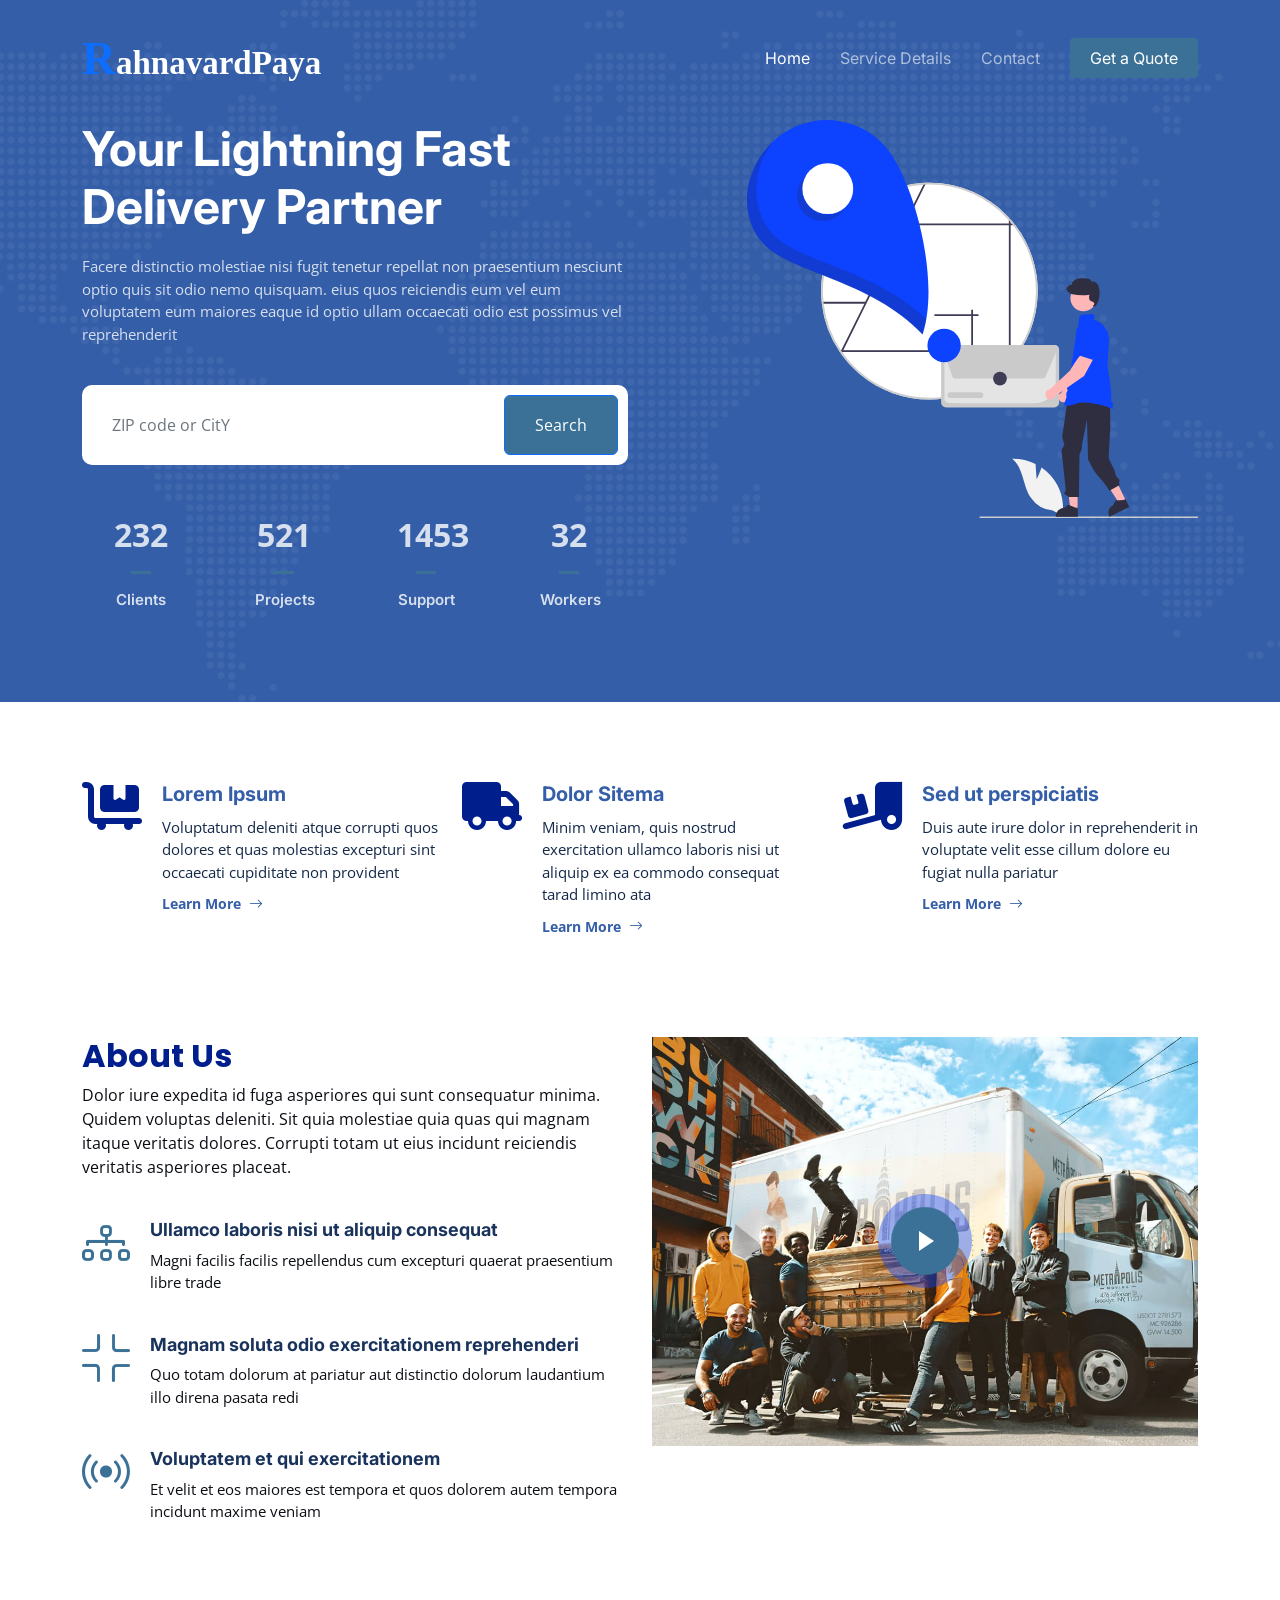
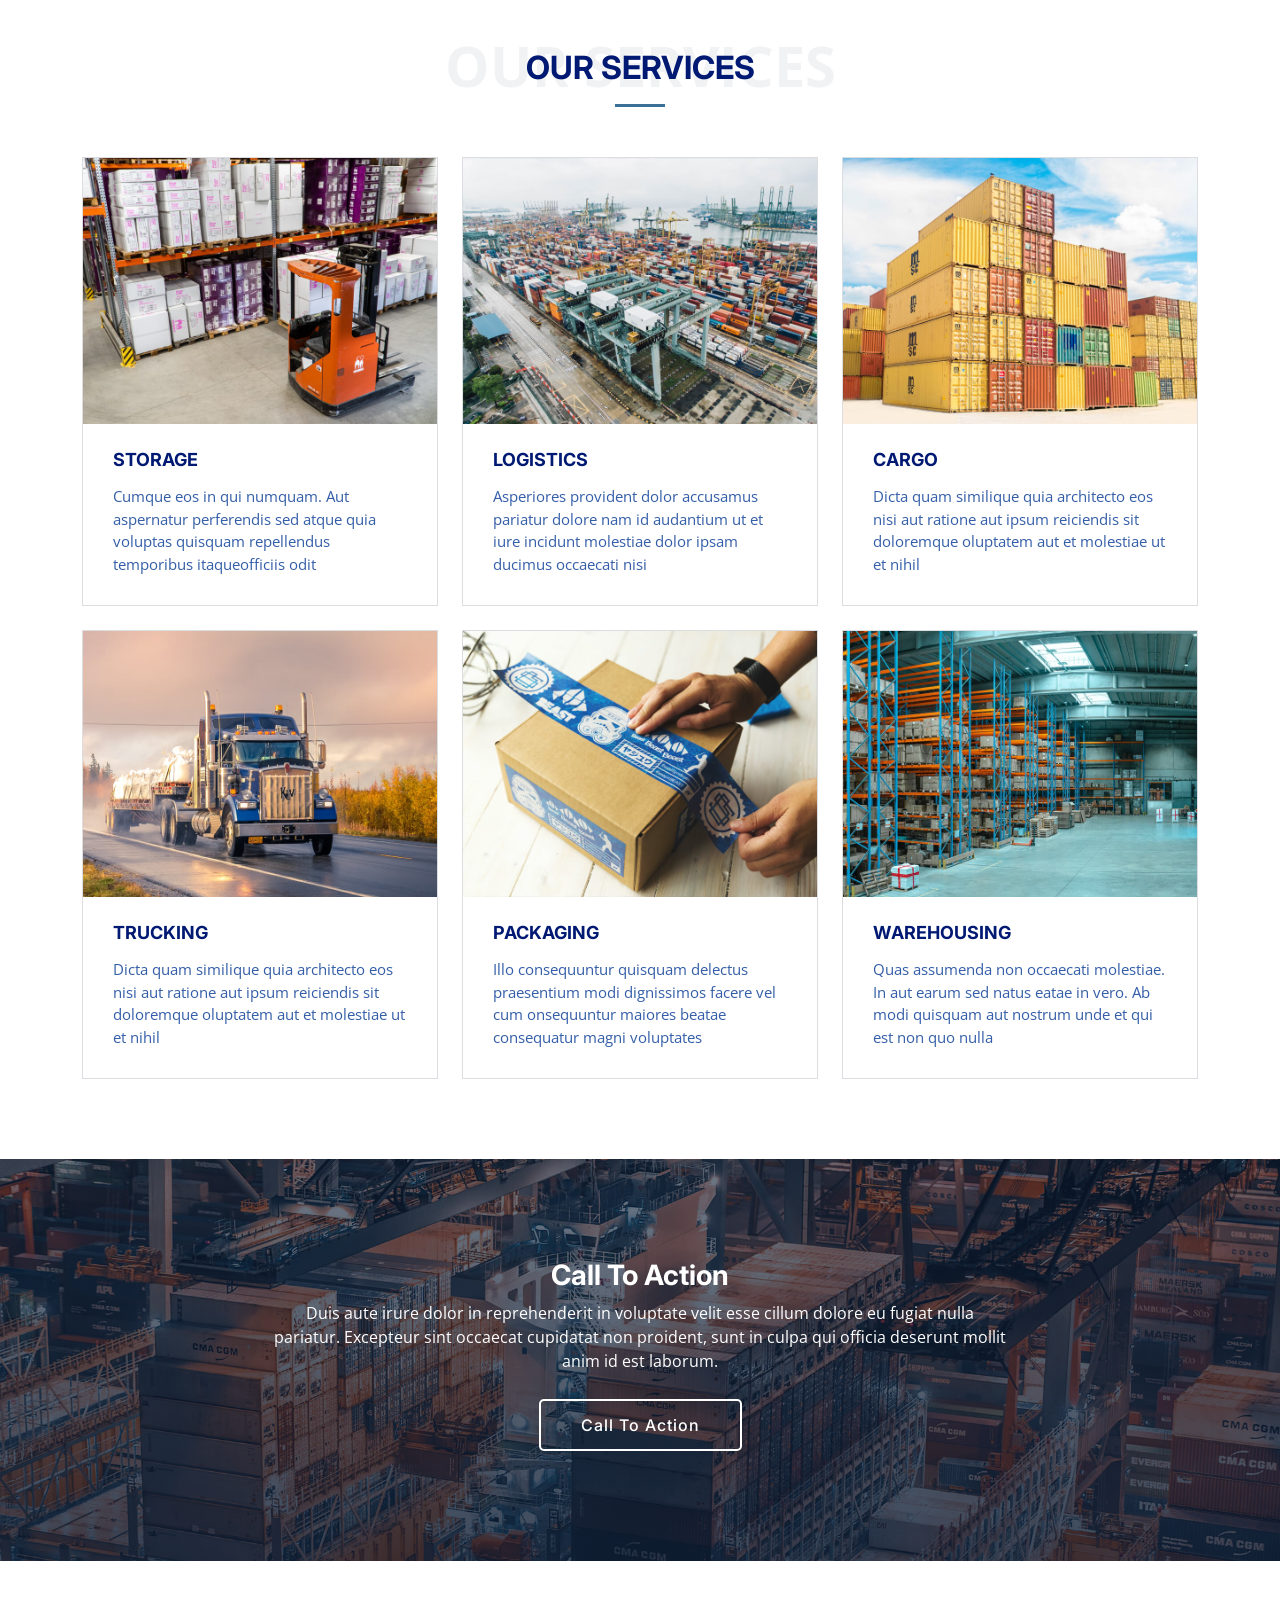
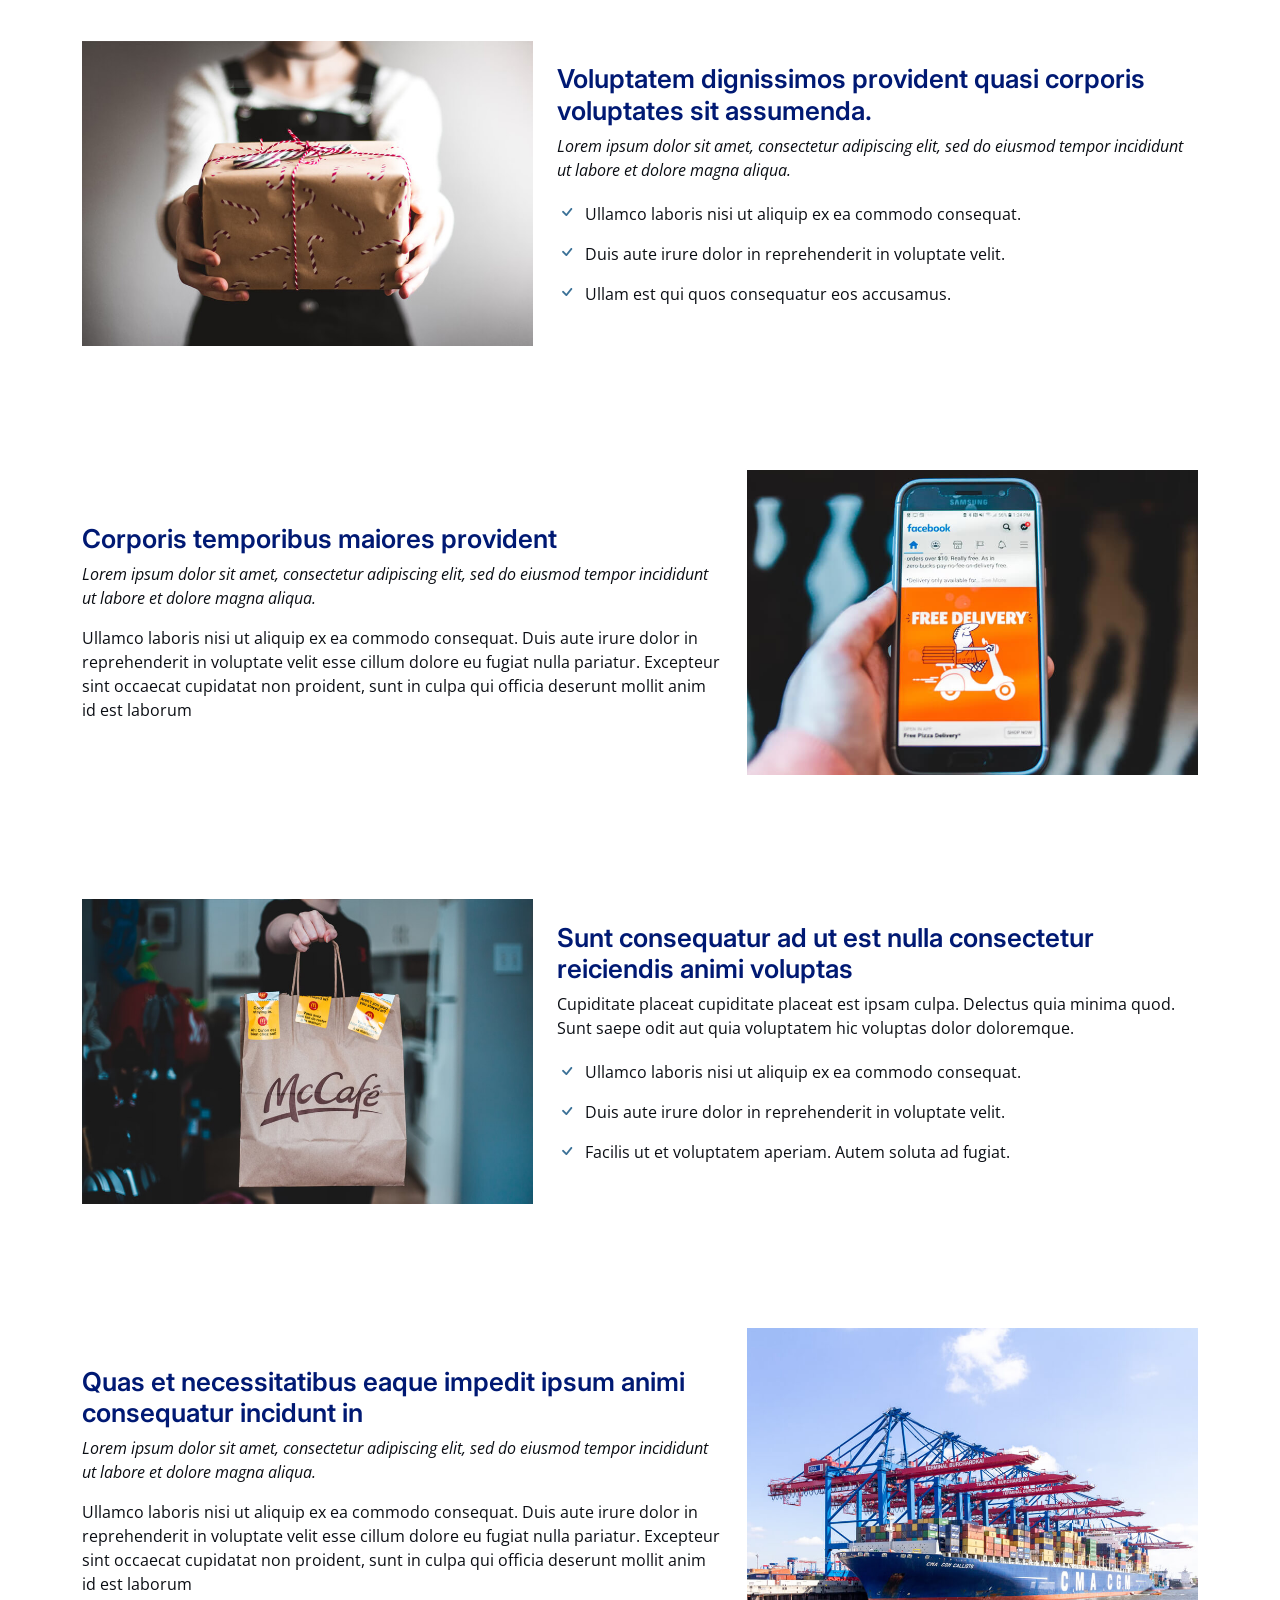
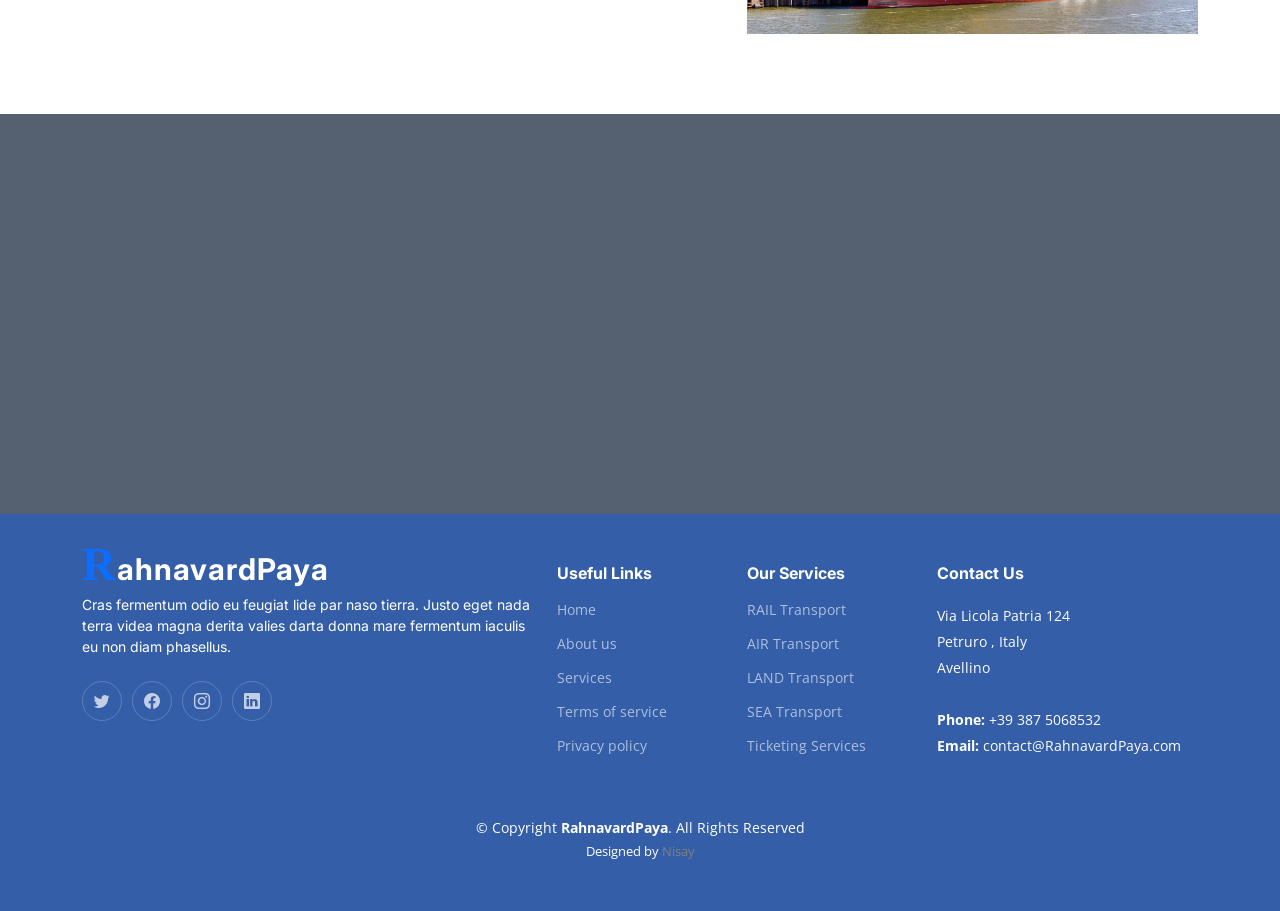
<file: index.html>
<!DOCTYPE html>
<html lang="en">
<head>
  <meta charset="utf-8">
  <meta content="width=device-width, initial-scale=1.0" name="viewport">

  <title>RahnavardPaya | Home</title>
  <meta content="" name="description">
  <meta content="" name="keywords">

  <!-- Favicons -->
  <link href="assets/img/favicon_io/favicon-32x32.png" rel="icon">
  <link href="assets/img/favicon_io/apple-touch-icon.png" rel="apple-touch-icon">

  <!-- Google Fonts -->
  <link rel="preconnect" href="https://fonts.googleapis.com">
  <link rel="preconnect" href="https://fonts.gstatic.com" crossorigin>
  <link href="https://fonts.googleapis.com/css2?family=Open+Sans:ital,wght@0,300;0,400;0,500;0,600;0,700;1,300;1,400;1,600;1,700&family=Poppins:ital,wght@0,300;0,400;0,500;0,600;0,700;1,300;1,400;1,500;1,600;1,700&family=Inter:ital,wght@0,300;0,400;0,500;0,600;0,700;1,300;1,400;1,500;1,600;1,700&display=swap" rel="stylesheet">

  <!-- Vendor CSS Files -->
  <link href="assets/vendor/bootstrap/css/bootstrap.min.css" rel="stylesheet">
  <link href="assets/vendor/bootstrap-icons/bootstrap-icons.css" rel="stylesheet">
  <link href="assets/vendor/fontawesome-free/css/all.min.css" rel="stylesheet">
  <link href="assets/vendor/glightbox/css/glightbox.min.css" rel="stylesheet">
  <link href="assets/vendor/swiper/swiper-bundle.min.css" rel="stylesheet">
  <link href="assets/vendor/aos/aos.css" rel="stylesheet">

  <!-- Template Main CSS File -->
  <link href="assets/css/main.css" rel="stylesheet">

</head>

<body>

  <!-- ======= Header ======= -->
  <header id="header" class="header d-flex align-items-center fixed-top">
    <div class="container-fluid container-xl d-flex align-items-center justify-content-between">

      <a href="index.html" class="logo d-flex align-items-center">
        <!-- Uncomment the line below if you also wish to use an image logo -->
        <!-- <img src="assets/img/logo.png" alt=""> -->
        <h1 style="">RahnavardPaya</h1>
      </a>

      <i class="mobile-nav-toggle mobile-nav-show bi bi-list"></i>
      <i class="mobile-nav-toggle mobile-nav-hide d-none bi bi-x"></i>
      <nav id="navbar" class="navbar">
        <ul>
          <li><a href="index.html" class="active">Home</a></li>
          <li><a href="service-details.html">Service Details</a></li>
          <li><a href="contact.html">Contact</a></li>
          <li><a class="get-a-quote" href="get-a-quote.html">Get a Quote</a></li>
        </ul>
      </nav><!-- .navbar -->

    </div>
  </header><!-- End Header -->
  <!-- End Header -->

  <!-- ======= Hero Section ======= -->
  <section id="hero" class="hero d-flex align-items-center">
    <div class="container">
      <div class="row gy-4 d-flex justify-content-between">
        <div class="col-lg-6 order-2 order-lg-1 d-flex flex-column justify-content-center">
          <h2 data-aos="fade-up">Your Lightning Fast Delivery Partner</h2>
          <p data-aos="fade-up" data-aos-delay="100">Facere distinctio molestiae nisi fugit tenetur repellat non praesentium nesciunt optio quis sit odio nemo quisquam. eius quos reiciendis eum vel eum voluptatem eum maiores eaque id optio ullam occaecati odio est possimus vel reprehenderit</p>

          <form action="#" class="form-search d-flex align-items-stretch mb-3" data-aos="fade-up" data-aos-delay="200">
            <input type="text" class="form-control" placeholder="ZIP code or CitY">
            <button type="submit" class="btn btn-primary">Search</button>
          </form>

          <div class="row gy-4" data-aos="fade-up" data-aos-delay="400">

            <div class="col-lg-3 col-6">
              <div class="stats-item text-center w-100 h-100">
                <span data-purecounter-start="0" data-purecounter-end="232" data-purecounter-duration="1" class="purecounter"></span>
                <p>Clients</p>
              </div>
            </div><!-- End Stats Item -->

            <div class="col-lg-3 col-6">
              <div class="stats-item text-center w-100 h-100">
                <span data-purecounter-start="0" data-purecounter-end="521" data-purecounter-duration="1" class="purecounter"></span>
                <p>Projects</p>
              </div>
            </div><!-- End Stats Item -->

            <div class="col-lg-3 col-6">
              <div class="stats-item text-center w-100 h-100">
                <span data-purecounter-start="0" data-purecounter-end="1453" data-purecounter-duration="1" class="purecounter"></span>
                <p>Support</p>
              </div>
            </div><!-- End Stats Item -->

            <div class="col-lg-3 col-6">
              <div class="stats-item text-center w-100 h-100">
                <span data-purecounter-start="0" data-purecounter-end="32" data-purecounter-duration="1" class="purecounter"></span>
                <p>Workers</p>
              </div>
            </div><!-- End Stats Item -->

          </div>
        </div>

        <div class="col-lg-5 order-1 order-lg-2 hero-img" data-aos="zoom-out">
          <img src="assets/img/hero-img.svg" class="img-fluid mb-3 mb-lg-0" alt="">
        </div>

      </div>
    </div>
  </section><!-- End Hero Section -->

  <main id="main">

    <!-- ======= Featured Services Section ======= -->
    <section id="featured-services" class="featured-services">
      <div class="container">

        <div class="row gy-4">

          <div class="col-lg-4 col-md-6 service-item d-flex" data-aos="fade-up">
            <div class="icon flex-shrink-0"><i class="fa-solid fa-cart-flatbed"></i></div>
            <div>
              <h4 class="title">Lorem Ipsum</h4>
              <p class="description">Voluptatum deleniti atque corrupti quos dolores et quas molestias excepturi sint occaecati cupiditate non provident</p>
              <a href="service-details.html" class="readmore stretched-link"><span>Learn More</span><i class="bi bi-arrow-right"></i></a>
            </div>
          </div>
          <!-- End Service Item -->

          <div class="col-lg-4 col-md-6 service-item d-flex" data-aos="fade-up" data-aos-delay="100">
            <div class="icon flex-shrink-0"><i class="fa-solid fa-truck"></i></div>
            <div>
              <h4 class="title">Dolor Sitema</h4>
              <p class="description">Minim veniam, quis nostrud exercitation ullamco laboris nisi ut aliquip ex ea commodo consequat tarad limino ata</p>
              <a href="service-details.html" class="readmore stretched-link"><span>Learn More</span><i class="bi bi-arrow-right"></i></a>
            </div>
          </div><!-- End Service Item -->

          <div class="col-lg-4 col-md-6 service-item d-flex" data-aos="fade-up" data-aos-delay="200">
            <div class="icon flex-shrink-0"><i class="fa-solid fa-truck-ramp-box"></i></div>
            <div>
              <h4 class="title">Sed ut perspiciatis</h4>
              <p class="description">Duis aute irure dolor in reprehenderit in voluptate velit esse cillum dolore eu fugiat nulla pariatur</p>
              <a href="service-details.html" class="readmore stretched-link"><span>Learn More</span><i class="bi bi-arrow-right"></i></a>
            </div>
          </div><!-- End Service Item -->

        </div>

      </div>
    </section><!-- End Featured Services Section -->

    <!-- ======= About Us Section ======= -->
    <section id="about" class="about pt-0">
      <div class="container" data-aos="fade-up">

        <div class="row gy-4">
          <div class="col-lg-6 position-relative align-self-start order-lg-last order-first">
            <img src="assets/img/about.jpg" class="img-fluid" alt="">
            <a href="https://www.youtube.com/watch?v=LXb3EKWsInQ" class="glightbox play-btn"></a>
          </div>
          <div class="col-lg-6 content order-last  order-lg-first">
            <h3>About Us</h3>
            <p>
              Dolor iure expedita id fuga asperiores qui sunt consequatur minima. Quidem voluptas deleniti. Sit quia molestiae quia quas qui magnam itaque veritatis dolores. Corrupti totam ut eius incidunt reiciendis veritatis asperiores placeat.
            </p>
            <ul>
              <li data-aos="fade-up" data-aos-delay="100">
                <i class="bi bi-diagram-3"></i>
                <div>
                  <h5>Ullamco laboris nisi ut aliquip consequat</h5>
                  <p>Magni facilis facilis repellendus cum excepturi quaerat praesentium libre trade</p>
                </div>
              </li>
              <li data-aos="fade-up" data-aos-delay="200">
                <i class="bi bi-fullscreen-exit"></i>
                <div>
                  <h5>Magnam soluta odio exercitationem reprehenderi</h5>
                  <p>Quo totam dolorum at pariatur aut distinctio dolorum laudantium illo direna pasata redi</p>
                </div>
              </li>
              <li data-aos="fade-up" data-aos-delay="300">
                <i class="bi bi-broadcast"></i>
                <div>
                  <h5>Voluptatem et qui exercitationem</h5>
                  <p>Et velit et eos maiores est tempora et quos dolorem autem tempora incidunt maxime veniam</p>
                </div>
              </li>
            </ul>
          </div>
        </div>

      </div>
    </section><!-- End About Us Section -->

    <!-- ======= Services Section ======= -->
    <section id="service" class="services pt-0">
      <div class="container" data-aos="fade-up">

        <div class="section-header">
          <span>Our Services</span>
          <h2>Our Services</h2>

        </div>

        <div class="row gy-4">

          <div class="col-lg-4 col-md-6" data-aos="fade-up" data-aos-delay="100">
            <div class="card">
              <div class="card-img">
                <img src="assets/img/storage-service.jpg" alt="" class="img-fluid">
              </div>
              <h3><a href="service-details.html" class="stretched-link">Storage</a></h3>
              <p>Cumque eos in qui numquam. Aut aspernatur perferendis sed atque quia voluptas quisquam repellendus temporibus itaqueofficiis odit</p>
            </div>
          </div><!-- End Card Item -->

          <div class="col-lg-4 col-md-6" data-aos="fade-up" data-aos-delay="200">
            <div class="card">
              <div class="card-img">
                <img src="assets/img/logistics-service.jpg" alt="" class="img-fluid">
              </div>
              <h3><a href="service-details.html" class="stretched-link">Logistics</a></h3>
              <p>Asperiores provident dolor accusamus pariatur dolore nam id audantium ut et iure incidunt molestiae dolor ipsam ducimus occaecati nisi</p>
            </div>
          </div><!-- End Card Item -->

          <div class="col-lg-4 col-md-6" data-aos="fade-up" data-aos-delay="300">
            <div class="card">
              <div class="card-img">
                <img src="assets/img/cargo-service.jpg" alt="" class="img-fluid">
              </div>
              <h3><a href="service-details.html" class="stretched-link">Cargo</a></h3>
              <p>Dicta quam similique quia architecto eos nisi aut ratione aut ipsum reiciendis sit doloremque oluptatem aut et molestiae ut et nihil</p>
            </div>
          </div><!-- End Card Item -->

          <div class="col-lg-4 col-md-6" data-aos="fade-up" data-aos-delay="400">
            <div class="card">
              <div class="card-img">
                <img src="assets/img/trucking-service.jpg" alt="" class="img-fluid">
              </div>
              <h3><a href="service-details.html" class="stretched-link">Trucking</a></h3>
              <p>Dicta quam similique quia architecto eos nisi aut ratione aut ipsum reiciendis sit doloremque oluptatem aut et molestiae ut et nihil</p>
            </div>
          </div><!-- End Card Item -->

          <div class="col-lg-4 col-md-6" data-aos="fade-up" data-aos-delay="500">
            <div class="card">
              <div class="card-img">
                <img src="assets/img/packaging-service.jpg" alt="" class="img-fluid">
              </div>
              <h3><a href="service-details.html" class="stretched-link">Packaging</a></h3>
              <p>Illo consequuntur quisquam delectus praesentium modi dignissimos facere vel cum onsequuntur maiores beatae consequatur magni voluptates</p>
            </div>
          </div><!-- End Card Item -->

          <div class="col-lg-4 col-md-6" data-aos="fade-up" data-aos-delay="600">
            <div class="card">
              <div class="card-img">
                <img src="assets/img/warehousing-service.jpg" alt="" class="img-fluid">
              </div>
              <h3><a href="service-details.html" class="stretched-link">Warehousing</a></h3>
              <p>Quas assumenda non occaecati molestiae. In aut earum sed natus eatae in vero. Ab modi quisquam aut nostrum unde et qui est non quo nulla</p>
            </div>
          </div><!-- End Card Item -->

        </div>

      </div>
    </section><!-- End Services Section -->

    <!-- ======= Call To Action Section ======= -->
    <section id="call-to-action" class="call-to-action">
      <div class="container" data-aos="zoom-out">

        <div class="row justify-content-center">
          <div class="col-lg-8 text-center">
            <h3>Call To Action</h3>
            <p> Duis aute irure dolor in reprehenderit in voluptate velit esse cillum dolore eu fugiat nulla pariatur. Excepteur sint occaecat cupidatat non proident, sunt in culpa qui officia deserunt mollit anim id est laborum.</p>
            <a class="cta-btn" href="#">Call To Action</a>
          </div>
        </div>

      </div>
    </section><!-- End Call To Action Section -->

    <!-- ======= Features Section ======= -->
    <section id="features" class="features">
      <div class="container">

        <div class="row gy-4 align-items-center features-item" data-aos="fade-up">

          <div class="col-md-5">
            <img src="assets/img/features-1.jpg" class="img-fluid" alt="">
          </div>
          <div class="col-md-7">
            <h3>Voluptatem dignissimos provident quasi corporis voluptates sit assumenda.</h3>
            <p class="fst-italic">
              Lorem ipsum dolor sit amet, consectetur adipiscing elit, sed do eiusmod tempor incididunt ut labore et dolore
              magna aliqua.
            </p>
            <ul>
              <li><i class="bi bi-check"></i> Ullamco laboris nisi ut aliquip ex ea commodo consequat.</li>
              <li><i class="bi bi-check"></i> Duis aute irure dolor in reprehenderit in voluptate velit.</li>
              <li><i class="bi bi-check"></i> Ullam est qui quos consequatur eos accusamus.</li>
            </ul>
          </div>
        </div><!-- Features Item -->

        <div class="row gy-4 align-items-center features-item" data-aos="fade-up">
          <div class="col-md-5 order-1 order-md-2">
            <img src="assets/img/features-2.jpg" class="img-fluid" alt="">
          </div>
          <div class="col-md-7 order-2 order-md-1">
            <h3>Corporis temporibus maiores provident</h3>
            <p class="fst-italic">
              Lorem ipsum dolor sit amet, consectetur adipiscing elit, sed do eiusmod tempor incididunt ut labore et dolore
              magna aliqua.
            </p>
            <p>
              Ullamco laboris nisi ut aliquip ex ea commodo consequat. Duis aute irure dolor in reprehenderit in voluptate
              velit esse cillum dolore eu fugiat nulla pariatur. Excepteur sint occaecat cupidatat non proident, sunt in
              culpa qui officia deserunt mollit anim id est laborum
            </p>
          </div>
        </div><!-- Features Item -->

        <div class="row gy-4 align-items-center features-item" data-aos="fade-up">
          <div class="col-md-5">
            <img src="assets/img/features-3.jpg" class="img-fluid" alt="">
          </div>
          <div class="col-md-7">
            <h3>Sunt consequatur ad ut est nulla consectetur reiciendis animi voluptas</h3>
            <p>Cupiditate placeat cupiditate placeat est ipsam culpa. Delectus quia minima quod. Sunt saepe odit aut quia voluptatem hic voluptas dolor doloremque.</p>
            <ul>
              <li><i class="bi bi-check"></i> Ullamco laboris nisi ut aliquip ex ea commodo consequat.</li>
              <li><i class="bi bi-check"></i> Duis aute irure dolor in reprehenderit in voluptate velit.</li>
              <li><i class="bi bi-check"></i> Facilis ut et voluptatem aperiam. Autem soluta ad fugiat.</li>
            </ul>
          </div>
        </div><!-- Features Item -->

        <div class="row gy-4 align-items-center features-item" data-aos="fade-up">
          <div class="col-md-5 order-1 order-md-2">
            <img src="assets/img/features-4.jpg" class="img-fluid" alt="">
          </div>
          <div class="col-md-7 order-2 order-md-1">
            <h3>Quas et necessitatibus eaque impedit ipsum animi consequatur incidunt in</h3>
            <p class="fst-italic">
              Lorem ipsum dolor sit amet, consectetur adipiscing elit, sed do eiusmod tempor incididunt ut labore et dolore
              magna aliqua.
            </p>
            <p>
              Ullamco laboris nisi ut aliquip ex ea commodo consequat. Duis aute irure dolor in reprehenderit in voluptate
              velit esse cillum dolore eu fugiat nulla pariatur. Excepteur sint occaecat cupidatat non proident, sunt in
              culpa qui officia deserunt mollit anim id est laborum
            </p>
          </div>
        </div><!-- Features Item -->

      </div>
    </section><!-- End Features Section -->


    <!-- ======= Testimonials Section ======= -->
    <section id="testimonials" class="testimonials">
      <div class="container">


          </div>

    </section><!-- End Testimonials Section -->


  </main><!-- End #main -->

  <!-- ======= Footer ======= -->
  <footer id="footer" class="footer">

    <div class="container">
      <div class="row gy-4">
        <div class="col-lg-5 col-md-12 footer-info">
          <a href="index.html" class="logo d-flex align-items-center">
            <span>RahnavardPaya</span>
          </a>
          <p>Cras fermentum odio eu feugiat lide par naso tierra. Justo eget nada terra videa magna derita valies darta donna mare fermentum iaculis eu non diam phasellus.</p>
          <div class="social-links d-flex mt-4">
            <a href="#" class="twitter"><i class="bi bi-twitter"></i></a>
            <a href="#" class="facebook"><i class="bi bi-facebook"></i></a>
            <a href="#" class="instagram"><i class="bi bi-instagram"></i></a>
            <a href="#" class="linkedin"><i class="bi bi-linkedin"></i></a>
          </div>
        </div>

        <div class="col-lg-2 col-6 footer-links">
          <h4>Useful Links</h4>
          <ul>
            <li><a href="#">Home</a></li>
            <li><a href="#">About us</a></li>
            <li><a href="#">Services</a></li>
            <li><a href="#">Terms of service</a></li>
            <li><a href="#">Privacy policy</a></li>
          </ul>
        </div>

        <div class="col-lg-2 col-6 footer-links">
          <h4>Our Services</h4>
          <ul>
            <li><a href="#">RAIL Transport</a></li>
            <li><a href="#">AIR Transport</a></li>
            <li><a href="#">LAND Transport</a></li>
            <li><a href="#">SEA Transport</a></li>
            <li><a href="#">Ticketing Services</a></li>
          </ul>
        </div>

        <div class="col-lg-3 col-md-12 footer-contact text-center text-md-start">
          <h4>Contact Us</h4>
          <p>
            Via Licola Patria 124 <br>
            Petruro , Italy <br>
            Avellino <br><br>
            <strong>Phone:</strong> +39 387 5068532 <br>
            <strong>Email:</strong> contact@RahnavardPaya.com<br>
          </p>
        </div>

      </div>
    </div>

    <div class="container mt-4">
      <div class="copyright">
        &copy; Copyright <strong><span>RahnavardPaya</span></strong>. All Rights Reserved
      </div>
      <div class="credits">
       Designed by <a href="https://github.com/YasinDehfuli" style="color: gray">Nisay</a>
      </div>
    </div>

  </footer><!-- End Footer -->
  <!-- End Footer -->

  <a href="#" class="scroll-top d-flex align-items-center justify-content-center"><i class="bi bi-arrow-up-short"></i></a>

  <div id="preloader"></div>

  <!-- Vendor JS Files -->
  <script src="assets/vendor/bootstrap/js/bootstrap.bundle.min.js"></script>
  <script src="assets/vendor/purecounter/purecounter_vanilla.js"></script>
  <script src="assets/vendor/glightbox/js/glightbox.min.js"></script>
  <script src="assets/vendor/swiper/swiper-bundle.min.js"></script>
  <script src="assets/vendor/aos/aos.js"></script>
  <script src="assets/vendor/php-email-form/validate.js"></script>

  <!-- Template Main JS File -->
  <script src="assets/js/main.js"></script>

</body>

</html>
</file>
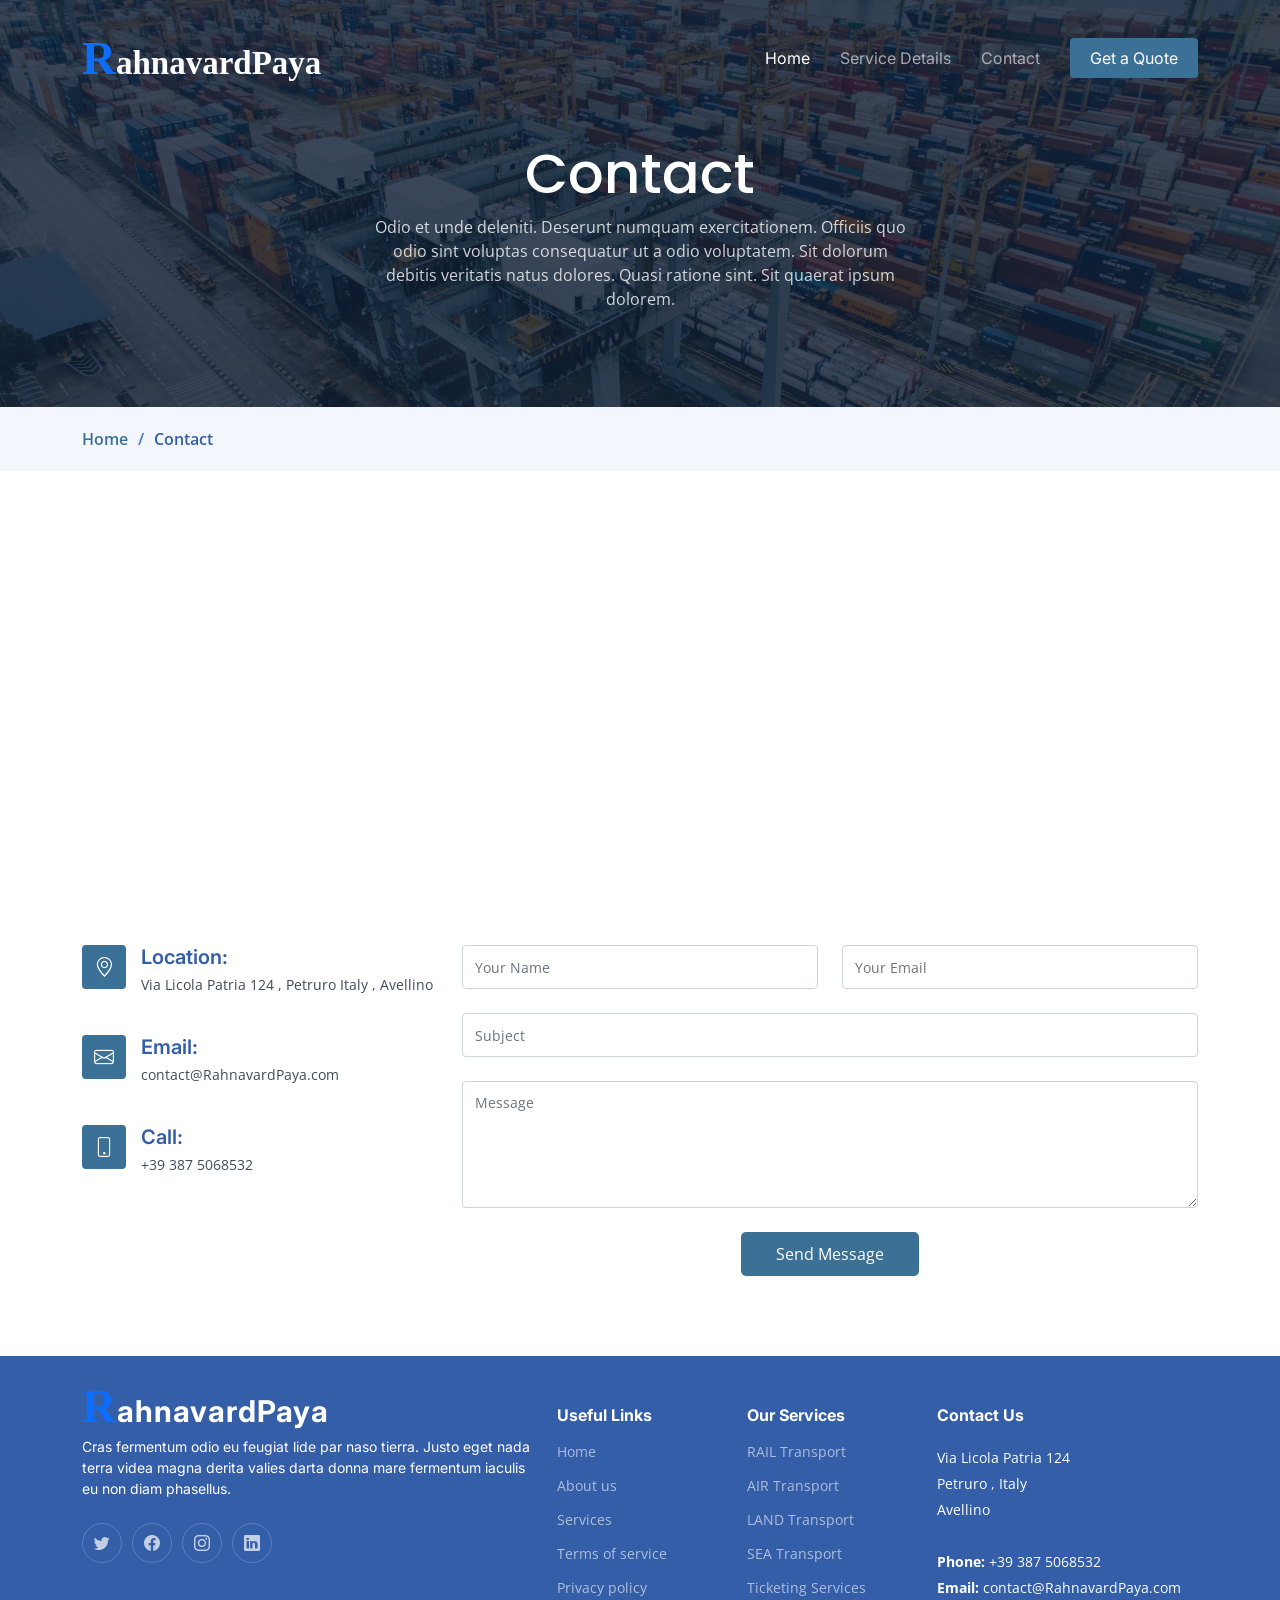
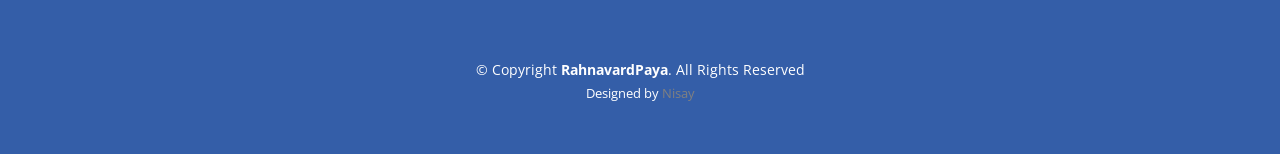
<file: contact.html>
<!DOCTYPE html>
<html lang="en">

<head>
  <meta charset="utf-8">
  <meta content="width=device-width, initial-scale=1.0" name="viewport">

  <title>RahnavardPaya | Contact</title>
  <meta content="" name="description">
  <meta content="" name="keywords">

  <!-- Favicons -->
  <link href="assets/img/favicon_io/favicon-32x32.png" rel="icon">
  <link href="assets/img/favicon_io/apple-touch-icon.png" rel="apple-touch-icon">

  <!-- Google Fonts -->
  <link rel="preconnect" href="https://fonts.googleapis.com">
  <link rel="preconnect" href="https://fonts.gstatic.com" crossorigin>
  <link href="https://fonts.googleapis.com/css2?family=Open+Sans:ital,wght@0,300;0,400;0,500;0,600;0,700;1,300;1,400;1,600;1,700&family=Poppins:ital,wght@0,300;0,400;0,500;0,600;0,700;1,300;1,400;1,500;1,600;1,700&family=Inter:ital,wght@0,300;0,400;0,500;0,600;0,700;1,300;1,400;1,500;1,600;1,700&display=swap" rel="stylesheet">

  <!-- Vendor CSS Files -->
  <link href="assets/vendor/bootstrap/css/bootstrap.min.css" rel="stylesheet">
  <link href="assets/vendor/bootstrap-icons/bootstrap-icons.css" rel="stylesheet">
  <link href="assets/vendor/fontawesome-free/css/all.min.css" rel="stylesheet">
  <link href="assets/vendor/glightbox/css/glightbox.min.css" rel="stylesheet">
  <link href="assets/vendor/swiper/swiper-bundle.min.css" rel="stylesheet">
  <link href="assets/vendor/aos/aos.css" rel="stylesheet">

  <!-- Template Main CSS File -->
  <link href="assets/css/main.css" rel="stylesheet">

</head>

<body>

<!-- ======= Header ======= -->
<header id="header" class="header d-flex align-items-center fixed-top">
  <div class="container-fluid container-xl d-flex align-items-center justify-content-between">

    <a href="index.html" class="logo d-flex align-items-center">
      <!-- Uncomment the line below if you also wish to use an image logo -->
      <!-- <img src="assets/img/logo.png" alt=""> -->
      <h1 style="">RahnavardPaya</h1>
    </a>

    <i class="mobile-nav-toggle mobile-nav-show bi bi-list"></i>
    <i class="mobile-nav-toggle mobile-nav-hide d-none bi bi-x"></i>
    <nav id="navbar" class="navbar">
      <ul>
        <li><a href="index.html" class="active">Home</a></li>
        <li><a href="service-details.html">Service Details</a></li>
        <li><a href="contact.html">Contact</a></li>
        <li><a class="get-a-quote" href="get-a-quote.html">Get a Quote</a></li>
      </ul>
    </nav><!-- .navbar -->

  </div>
</header><!-- End Header -->
<!-- End Header -->

  <main id="main">

    <!-- ======= Breadcrumbs ======= -->
    <div class="breadcrumbs">
      <div class="page-header d-flex align-items-center" style="background-image: url('assets/img/page-header.jpg');">
        <div class="container position-relative">
          <div class="row d-flex justify-content-center">
            <div class="col-lg-6 text-center">
              <h2>Contact</h2>
              <p>Odio et unde deleniti. Deserunt numquam exercitationem. Officiis quo odio sint voluptas consequatur ut a odio voluptatem. Sit dolorum debitis veritatis natus dolores. Quasi ratione sint. Sit quaerat ipsum dolorem.</p>
            </div>
          </div>
        </div>
      </div>
      <nav>
        <div class="container">
          <ol>
            <li><a href="index.html">Home</a></li>
            <li>Contact</li>
          </ol>
        </div>
      </nav>
    </div><!-- End Breadcrumbs -->

    <!-- ======= Contact Section ======= -->
    <section id="contact" class="contact">
      <div class="container" data-aos="fade-up">

        <div>
          <iframe style="border:0; width: 100%; height: 340px;" src="https://www.google.com/maps/embed?pb=!1m17!1m12!1m3!1d10446.314687323113!2d14.751443964888422!3d40.865405733095464!2m3!1f0!2f0!3f0!3m2!1i1024!2i768!4f13.1!3m2!1m1!2zNDDCsDUyJzA1LjUiTiAxNMKwNDUnMDguMSJF!5e0!3m2!1sen!2sse!4v1681148097072!5m2!1sen!2sse" frameborder="0" allowfullscreen></iframe>
        </div><!-- End Google Maps -->

        <div class="row gy-4 mt-4">

          <div class="col-lg-4">

            <div class="info-item d-flex">
              <i class="bi bi-geo-alt flex-shrink-0"></i>
              <div>
                <h4>Location:</h4>
                <p>Via Licola Patria 124 , Petruro Italy , Avellino </p>
              </div>
            </div><!-- End Info Item -->

            <div class="info-item d-flex">
              <i class="bi bi-envelope flex-shrink-0"></i>
              <div>
                <h4>Email:</h4>
                <p>contact@RahnavardPaya.com</p>
              </div>
            </div><!-- End Info Item -->

            <div class="info-item d-flex">
              <i class="bi bi-phone flex-shrink-0"></i>
              <div>
                <h4>Call:</h4>
                <p>+39 387 5068532</p>
              </div>
            </div><!-- End Info Item -->

          </div>

          <div class="col-lg-8">
            <form action="forms/contact.php" method="post" role="form" class="php-email-form">
              <div class="row">
                <div class="col-md-6 form-group">
                  <input type="text" name="name" class="form-control" id="name" placeholder="Your Name" required>
                </div>
                <div class="col-md-6 form-group mt-3 mt-md-0">
                  <input type="email" class="form-control" name="email" id="email" placeholder="Your Email" required>
                </div>
              </div>
              <div class="form-group mt-3">
                <input type="text" class="form-control" name="subject" id="subject" placeholder="Subject" required>
              </div>
              <div class="form-group mt-3">
                <textarea class="form-control" name="message" rows="5" placeholder="Message" required></textarea>
              </div>
              <div class="my-3">
                <div class="loading">Loading</div>
                <div class="error-message"></div>
                <div class="sent-message">Your message has been sent. Thank you!</div>
              </div>
              <div class="text-center"><button type="submit">Send Message</button></div>
            </form>
          </div><!-- End Contact Form -->

        </div>

      </div>
    </section><!-- End Contact Section -->

  </main><!-- End #main -->

<!-- ======= Footer ======= -->
<footer id="footer" class="footer">

  <div class="container">
    <div class="row gy-4">
      <div class="col-lg-5 col-md-12 footer-info">
        <a href="index.html" class="logo d-flex align-items-center">
          <span>RahnavardPaya</span>
        </a>
        <p>Cras fermentum odio eu feugiat lide par naso tierra. Justo eget nada terra videa magna derita valies darta donna mare fermentum iaculis eu non diam phasellus.</p>
        <div class="social-links d-flex mt-4">
          <a href="#" class="twitter"><i class="bi bi-twitter"></i></a>
          <a href="#" class="facebook"><i class="bi bi-facebook"></i></a>
          <a href="#" class="instagram"><i class="bi bi-instagram"></i></a>
          <a href="#" class="linkedin"><i class="bi bi-linkedin"></i></a>
        </div>
      </div>

      <div class="col-lg-2 col-6 footer-links">
        <h4>Useful Links</h4>
        <ul>
          <li><a href="#">Home</a></li>
          <li><a href="#">About us</a></li>
          <li><a href="#">Services</a></li>
          <li><a href="#">Terms of service</a></li>
          <li><a href="#">Privacy policy</a></li>
        </ul>
      </div>

      <div class="col-lg-2 col-6 footer-links">
        <h4>Our Services</h4>
        <ul>
          <li><a href="#">RAIL Transport</a></li>
          <li><a href="#">AIR Transport</a></li>
          <li><a href="#">LAND Transport</a></li>
          <li><a href="#">SEA Transport</a></li>
          <li><a href="#">Ticketing Services</a></li>
        </ul>
      </div>

      <div class="col-lg-3 col-md-12 footer-contact text-center text-md-start">
        <h4>Contact Us</h4>
        <p>
          Via Licola Patria 124 <br>
          Petruro , Italy <br>
          Avellino <br><br>
          <strong>Phone:</strong> +39 387 5068532 <br>
          <strong>Email:</strong> contact@RahnavardPaya.com<br>
        </p>
      </div>

    </div>
  </div>

  <div class="container mt-4">
    <div class="copyright">
      &copy; Copyright <strong><span>RahnavardPaya</span></strong>. All Rights Reserved
    </div>
    <div class="credits">
      Designed by <a href="https://github.com/YasinDehfuli" style="color: gray">Nisay</a>
    </div>
  </div>

</footer><!-- End Footer -->

  <a href="#" class="scroll-top d-flex align-items-center justify-content-center"><i class="bi bi-arrow-up-short"></i></a>

  <div id="preloader"></div>

  <!-- Vendor JS Files -->
  <script src="assets/vendor/bootstrap/js/bootstrap.bundle.min.js"></script>
  <script src="assets/vendor/purecounter/purecounter_vanilla.js"></script>
  <script src="assets/vendor/glightbox/js/glightbox.min.js"></script>
  <script src="assets/vendor/swiper/swiper-bundle.min.js"></script>
  <script src="assets/vendor/aos/aos.js"></script>
  <script src="assets/vendor/php-email-form/validate.js"></script>

  <!-- Template Main JS File -->
  <script src="assets/js/main.js"></script>

</body>

</html>
</file>
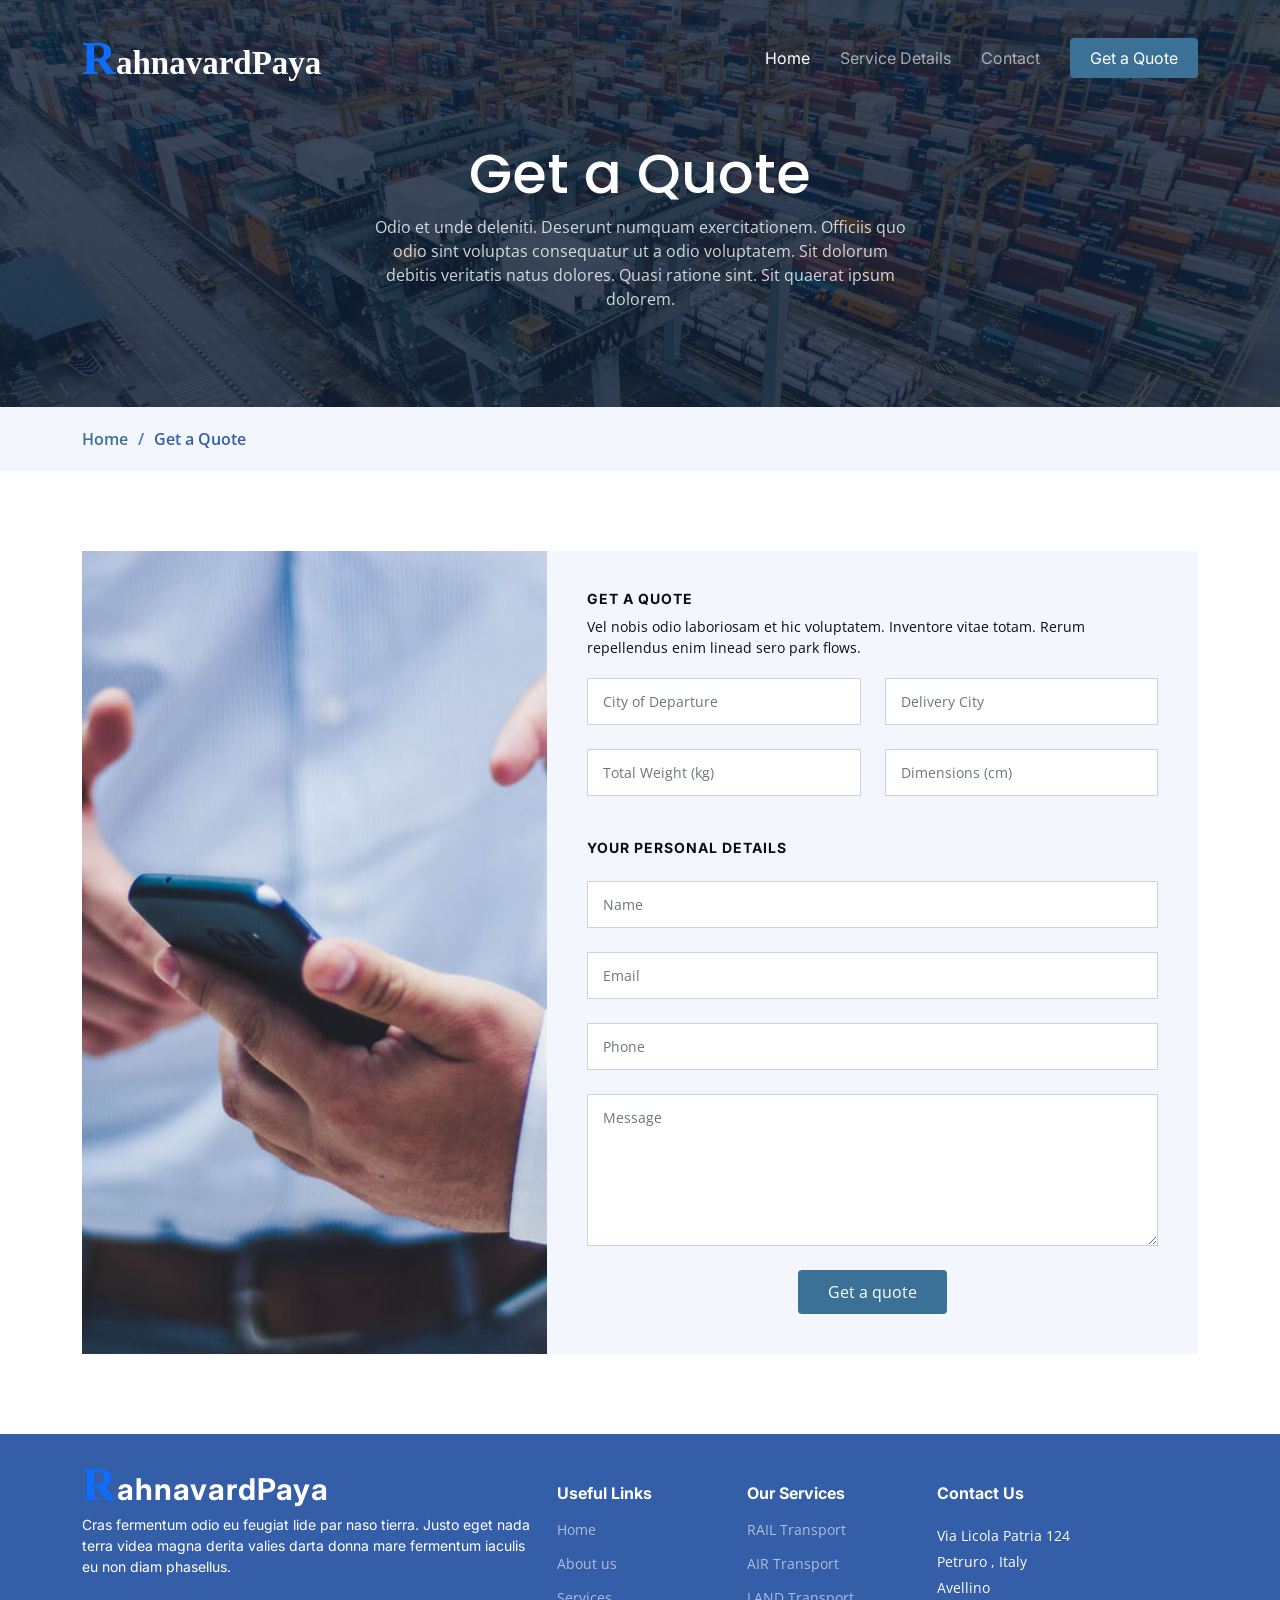
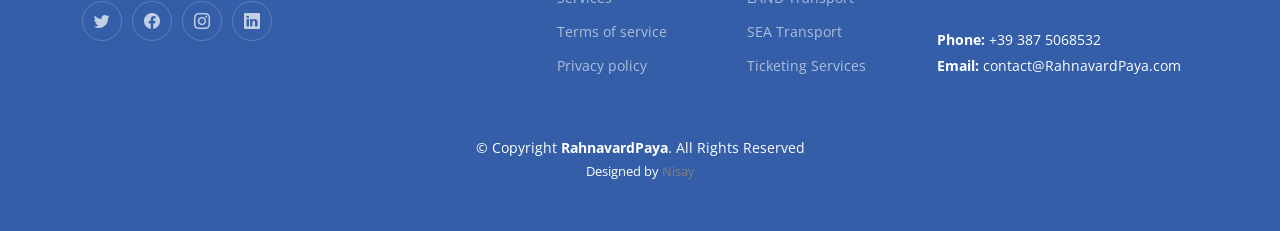
<file: get-a-quote.html>
<!DOCTYPE html>
<html lang="en">

<head>
  <meta charset="utf-8">
  <meta content="width=device-width, initial-scale=1.0" name="viewport">

  <title>RahnavardPaya | Quote</title>
  <meta content="" name="description">
  <meta content="" name="keywords">

  <!-- Favicons -->
  <link href="assets/img/favicon_io/favicon-32x32.png" rel="icon">
  <link href="assets/img/favicon_io/apple-touch-icon.png" rel="apple-touch-icon">

  <!-- Google Fonts -->
  <link rel="preconnect" href="https://fonts.googleapis.com">
  <link rel="preconnect" href="https://fonts.gstatic.com" crossorigin>
  <link href="https://fonts.googleapis.com/css2?family=Open+Sans:ital,wght@0,300;0,400;0,500;0,600;0,700;1,300;1,400;1,600;1,700&family=Poppins:ital,wght@0,300;0,400;0,500;0,600;0,700;1,300;1,400;1,500;1,600;1,700&family=Inter:ital,wght@0,300;0,400;0,500;0,600;0,700;1,300;1,400;1,500;1,600;1,700&display=swap" rel="stylesheet">

  <!-- Vendor CSS Files -->
  <link href="assets/vendor/bootstrap/css/bootstrap.min.css" rel="stylesheet">
  <link href="assets/vendor/bootstrap-icons/bootstrap-icons.css" rel="stylesheet">
  <link href="assets/vendor/fontawesome-free/css/all.min.css" rel="stylesheet">
  <link href="assets/vendor/glightbox/css/glightbox.min.css" rel="stylesheet">
  <link href="assets/vendor/swiper/swiper-bundle.min.css" rel="stylesheet">
  <link href="assets/vendor/aos/aos.css" rel="stylesheet">

  <!-- Template Main CSS File -->
  <link href="assets/css/main.css" rel="stylesheet">

</head>

<body>

<!-- ======= Header ======= -->
<header id="header" class="header d-flex align-items-center fixed-top">
  <div class="container-fluid container-xl d-flex align-items-center justify-content-between">

    <a href="index.html" class="logo d-flex align-items-center">
      <!-- Uncomment the line below if you also wish to use an image logo -->
      <!-- <img src="assets/img/logo.png" alt=""> -->
      <h1 style="">RahnavardPaya</h1>
    </a>

    <i class="mobile-nav-toggle mobile-nav-show bi bi-list"></i>
    <i class="mobile-nav-toggle mobile-nav-hide d-none bi bi-x"></i>
    <nav id="navbar" class="navbar">
      <ul>
        <li><a href="index.html" class="active">Home</a></li>
        <li><a href="service-details.html">Service Details</a></li>
        <li><a href="contact.html">Contact</a></li>
        <li><a class="get-a-quote" href="get-a-quote.html">Get a Quote</a></li>
      </ul>
    </nav><!-- .navbar -->

  </div>
</header><!-- End Header -->
<!-- End Header -->

  <main id="main">

    <!-- ======= Breadcrumbs ======= -->
    <div class="breadcrumbs">
      <div class="page-header d-flex align-items-center" style="background-image: url('assets/img/page-header.jpg');">
        <div class="container position-relative">
          <div class="row d-flex justify-content-center">
            <div class="col-lg-6 text-center">
              <h2>Get a Quote</h2>
              <p>Odio et unde deleniti. Deserunt numquam exercitationem. Officiis quo odio sint voluptas consequatur ut a odio voluptatem. Sit dolorum debitis veritatis natus dolores. Quasi ratione sint. Sit quaerat ipsum dolorem.</p>
            </div>
          </div>
        </div>
      </div>
      <nav>
        <div class="container">
          <ol>
            <li><a href="index.html">Home</a></li>
            <li>Get a Quote</li>
          </ol>
        </div>
      </nav>
    </div><!-- End Breadcrumbs -->

    <!-- ======= Get a Quote Section ======= -->
    <section id="get-a-quote" class="get-a-quote">
      <div class="container" data-aos="fade-up">

        <div class="row g-0">

          <div class="col-lg-5 quote-bg" style="background-image: url(assets/img/quote-bg.jpg);"></div>

          <div class="col-lg-7">
            <form action="forms/quote.php" method="post" class="php-email-form">
              <h3>Get a quote</h3>
              <p>Vel nobis odio laboriosam et hic voluptatem. Inventore vitae totam. Rerum repellendus enim linead sero park flows.</p>
              <div class="row gy-4">

                <div class="col-md-6">
                  <input type="text" name="departure" class="form-control" placeholder="City of Departure" required>
                </div>

                <div class="col-md-6">
                  <input type="text" name="delivery" class="form-control" placeholder="Delivery City" required>
                </div>

                <div class="col-md-6">
                  <input type="text" name="weight" class="form-control" placeholder="Total Weight (kg)" required>
                </div>

                <div class="col-md-6">
                  <input type="text" name="dimensions" class="form-control" placeholder="Dimensions (cm)" required>
                </div>

                <div class="col-lg-12">
                  <h4>Your Personal Details</h4>
                </div>

                <div class="col-md-12">
                  <input type="text" name="name" class="form-control" placeholder="Name" required>
                </div>

                <div class="col-md-12 ">
                  <input type="email" class="form-control" name="email" placeholder="Email" required>
                </div>

                <div class="col-md-12">
                  <input type="text" class="form-control" name="phone" placeholder="Phone" required>
                </div>

                <div class="col-md-12">
                  <textarea class="form-control" name="message" rows="6" placeholder="Message" required></textarea>
                </div>

                <div class="col-md-12 text-center">
                  <div class="loading">Loading</div>
                  <div class="error-message"></div>
                  <div class="sent-message">Your quote request has been sent successfully. Thank you!</div>

                  <button type="submit">Get a quote</button>
                </div>

              </div>
            </form>
          </div><!-- End Quote Form -->

        </div>

      </div>
    </section><!-- End Get a Quote Section -->

  </main><!-- End #main -->

<!-- ======= Footer ======= -->
<footer id="footer" class="footer">

  <div class="container">
    <div class="row gy-4">
      <div class="col-lg-5 col-md-12 footer-info">
        <a href="index.html" class="logo d-flex align-items-center">
          <span>RahnavardPaya</span>
        </a>
        <p>Cras fermentum odio eu feugiat lide par naso tierra. Justo eget nada terra videa magna derita valies darta donna mare fermentum iaculis eu non diam phasellus.</p>
        <div class="social-links d-flex mt-4">
          <a href="#" class="twitter"><i class="bi bi-twitter"></i></a>
          <a href="#" class="facebook"><i class="bi bi-facebook"></i></a>
          <a href="#" class="instagram"><i class="bi bi-instagram"></i></a>
          <a href="#" class="linkedin"><i class="bi bi-linkedin"></i></a>
        </div>
      </div>

      <div class="col-lg-2 col-6 footer-links">
        <h4>Useful Links</h4>
        <ul>
          <li><a href="#">Home</a></li>
          <li><a href="#">About us</a></li>
          <li><a href="#">Services</a></li>
          <li><a href="#">Terms of service</a></li>
          <li><a href="#">Privacy policy</a></li>
        </ul>
      </div>

      <div class="col-lg-2 col-6 footer-links">
        <h4>Our Services</h4>
        <ul>
          <li><a href="#">RAIL Transport</a></li>
          <li><a href="#">AIR Transport</a></li>
          <li><a href="#">LAND Transport</a></li>
          <li><a href="#">SEA Transport</a></li>
          <li><a href="#">Ticketing Services</a></li>
        </ul>
      </div>

      <div class="col-lg-3 col-md-12 footer-contact text-center text-md-start">
        <h4>Contact Us</h4>
        <p>
          Via Licola Patria 124 <br>
          Petruro , Italy <br>
          Avellino <br><br>
          <strong>Phone:</strong> +39 387 5068532 <br>
          <strong>Email:</strong> contact@RahnavardPaya.com<br>
        </p>
      </div>
    </div>
  </div>

  <div class="container mt-4">
    <div class="copyright">
      &copy; Copyright <strong><span>RahnavardPaya</span></strong>. All Rights Reserved
    </div>
    <div class="credits">
      Designed by <a href="https://github.com/YasinDehfuli" style="color: gray">Nisay</a>
    </div>
  </div>

</footer><!-- End Footer -->

  <a href="#" class="scroll-top d-flex align-items-center justify-content-center"><i class="bi bi-arrow-up-short"></i></a>

  <div id="preloader"></div>

  <!-- Vendor JS Files -->
  <script src="assets/vendor/bootstrap/js/bootstrap.bundle.min.js"></script>
  <script src="assets/vendor/purecounter/purecounter_vanilla.js"></script>
  <script src="assets/vendor/glightbox/js/glightbox.min.js"></script>
  <script src="assets/vendor/swiper/swiper-bundle.min.js"></script>
  <script src="assets/vendor/aos/aos.js"></script>
  <script src="assets/vendor/php-email-form/validate.js"></script>

  <!-- Template Main JS File -->
  <script src="assets/js/main.js"></script>

</body>

</html>
</file>
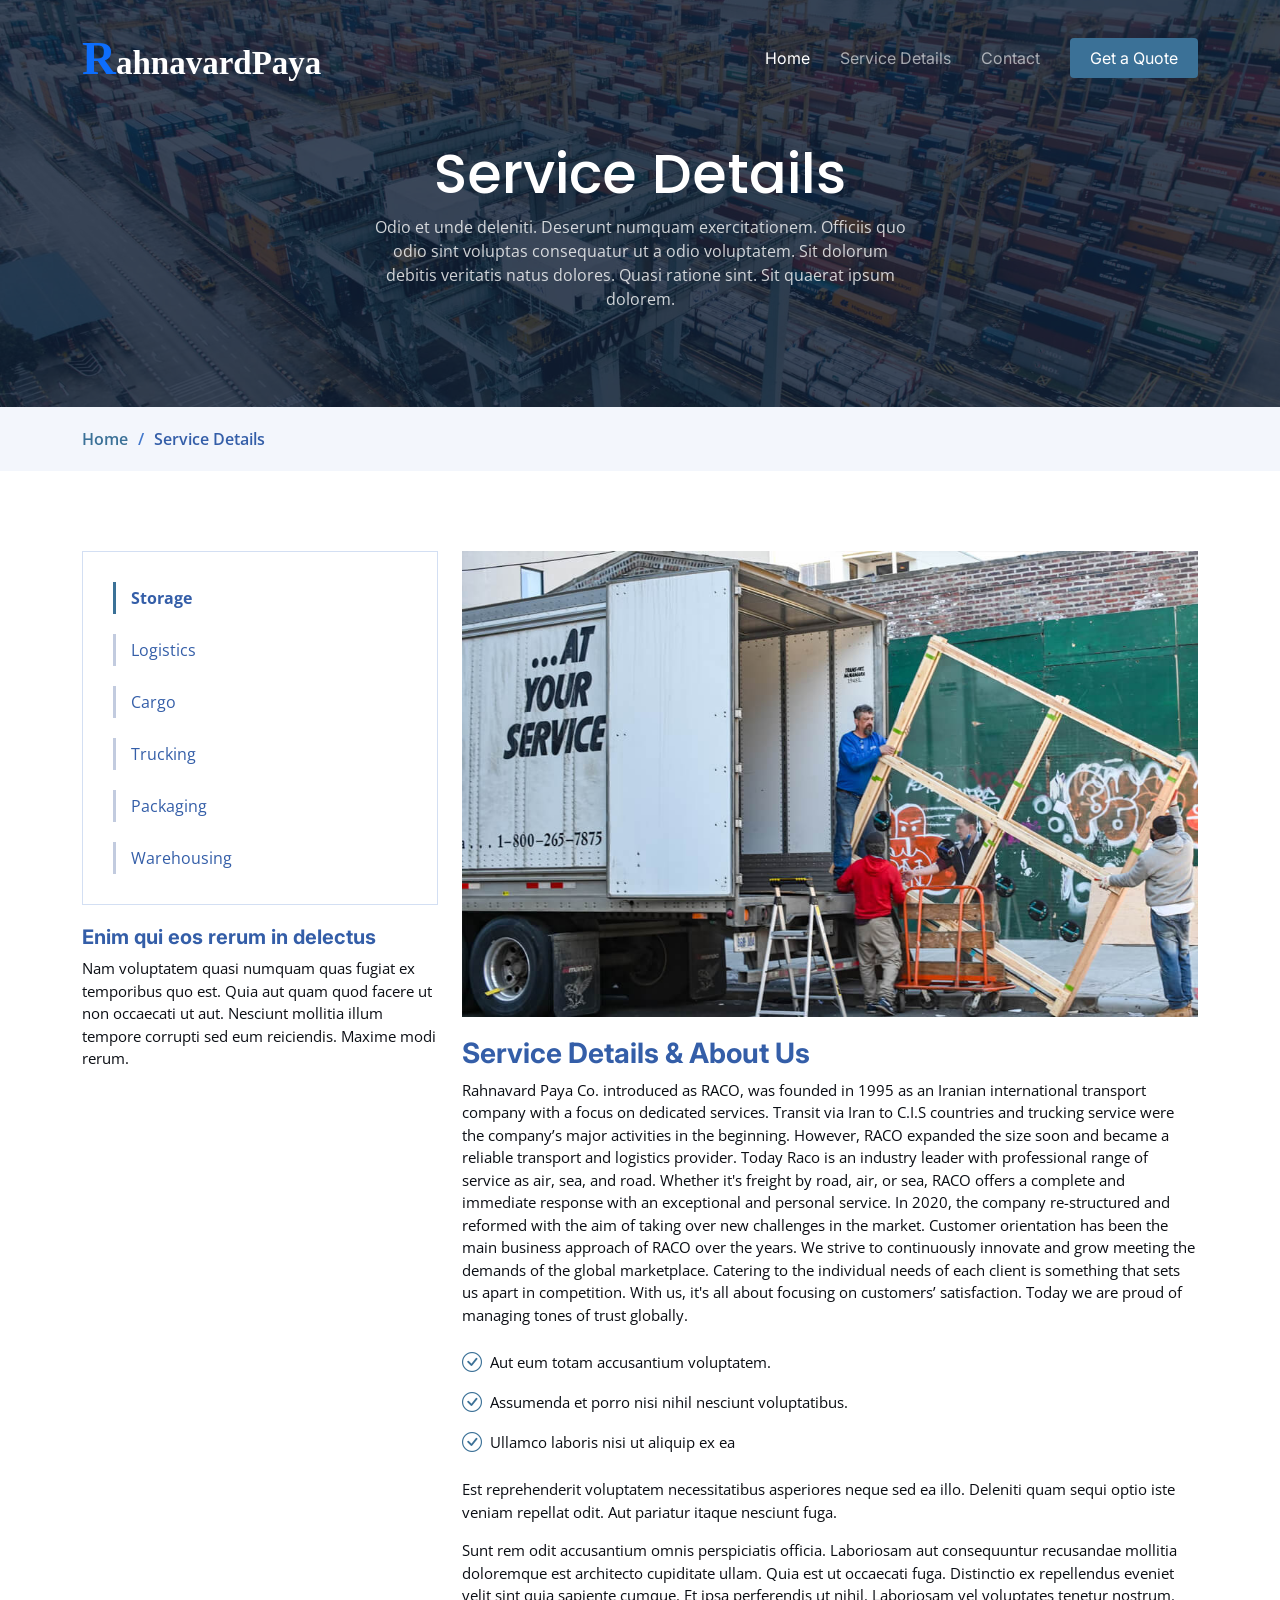
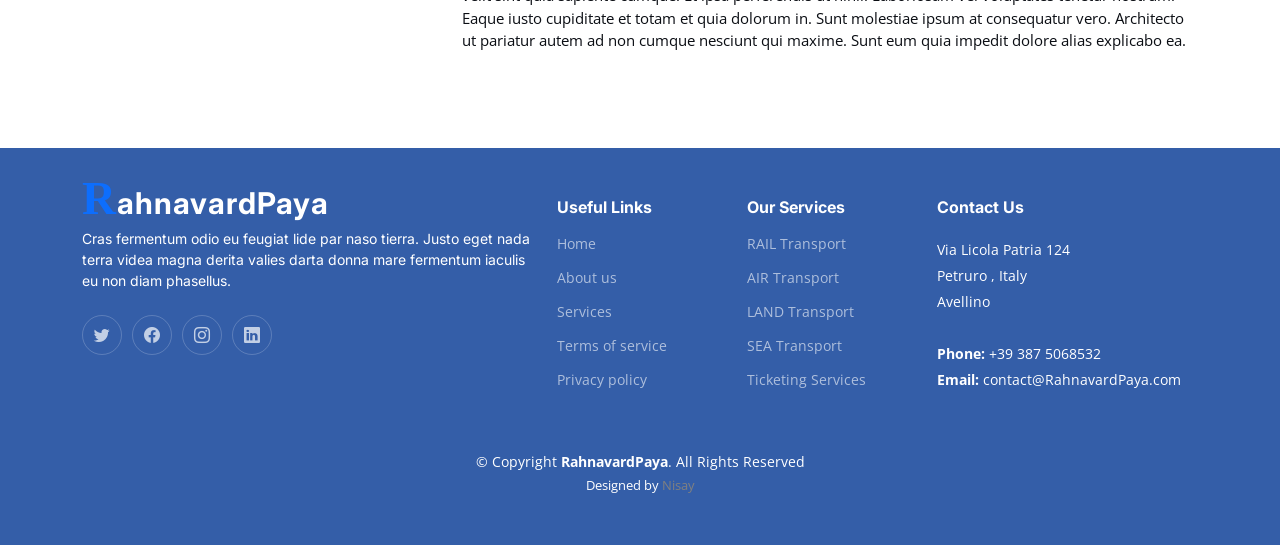
<file: service-details.html>
<!DOCTYPE html>
<html lang="en">

<head>
  <meta charset="utf-8">
  <meta content="width=device-width, initial-scale=1.0" name="viewport">

  <title>RahnavardPaya | Services</title>
  <meta content="" name="description">
  <meta content="" name="keywords">

  <!-- Favicons -->
  <link href="assets/img/favicon_io/favicon-32x32.png" rel="icon">
  <link href="assets/img/favicon_io/apple-touch-icon.png" rel="apple-touch-icon">

  <!-- Google Fonts -->
  <link rel="preconnect" href="https://fonts.googleapis.com">
  <link rel="preconnect" href="https://fonts.gstatic.com" crossorigin>
  <link href="https://fonts.googleapis.com/css2?family=Open+Sans:ital,wght@0,300;0,400;0,500;0,600;0,700;1,300;1,400;1,600;1,700&family=Poppins:ital,wght@0,300;0,400;0,500;0,600;0,700;1,300;1,400;1,500;1,600;1,700&family=Inter:ital,wght@0,300;0,400;0,500;0,600;0,700;1,300;1,400;1,500;1,600;1,700&display=swap" rel="stylesheet">

  <!-- Vendor CSS Files -->
  <link href="assets/vendor/bootstrap/css/bootstrap.min.css" rel="stylesheet">
  <link href="assets/vendor/bootstrap-icons/bootstrap-icons.css" rel="stylesheet">
  <link href="assets/vendor/fontawesome-free/css/all.min.css" rel="stylesheet">
  <link href="assets/vendor/glightbox/css/glightbox.min.css" rel="stylesheet">
  <link href="assets/vendor/swiper/swiper-bundle.min.css" rel="stylesheet">
  <link href="assets/vendor/aos/aos.css" rel="stylesheet">

  <!-- Template Main CSS File -->
  <link href="assets/css/main.css" rel="stylesheet">

</head>

<body>

<!-- ======= Header ======= -->
<header id="header" class="header d-flex align-items-center fixed-top">
  <div class="container-fluid container-xl d-flex align-items-center justify-content-between">

    <a href="index.html" class="logo d-flex align-items-center">
      <!-- Uncomment the line below if you also wish to use an image logo -->
      <!-- <img src="assets/img/logo.png" alt=""> -->
      <h1 style="">RahnavardPaya</h1>
    </a>

    <i class="mobile-nav-toggle mobile-nav-show bi bi-list"></i>
    <i class="mobile-nav-toggle mobile-nav-hide d-none bi bi-x"></i>
    <nav id="navbar" class="navbar">
      <ul>
        <li><a href="index.html" class="active">Home</a></li>
        <li><a href="service-details.html">Service Details</a></li>
        <li><a href="contact.html">Contact</a></li>
        <li><a class="get-a-quote" href="get-a-quote.html">Get a Quote</a></li>
      </ul>
    </nav><!-- .navbar -->

  </div>
</header><!-- End Header -->
<!-- End Header -->

  <main id="main">

    <!-- ======= Breadcrumbs ======= -->
    <div class="breadcrumbs">
      <div class="page-header d-flex align-items-center" style="background-image: url('assets/img/page-header.jpg');">
        <div class="container position-relative">
          <div class="row d-flex justify-content-center">
            <div class="col-lg-6 text-center">
              <h2>Service Details</h2>
              <p>Odio et unde deleniti. Deserunt numquam exercitationem. Officiis quo odio sint voluptas consequatur ut a odio voluptatem. Sit dolorum debitis veritatis natus dolores. Quasi ratione sint. Sit quaerat ipsum dolorem.</p>
            </div>
          </div>
        </div>
      </div>
      <nav>
        <div class="container">
          <ol>
            <li><a href="index.html">Home</a></li>
            <li>Service Details</li>
          </ol>
        </div>
      </nav>
    </div><!-- End Breadcrumbs -->

    <!-- ======= Service Details Section ======= -->
    <section id="service-details" class="service-details">
      <div class="container" data-aos="fade-up">

        <div class="row gy-4">

          <div class="col-lg-4">
            <div class="services-list">
              <a href="#" class="active">Storage</a>
              <a href="#">Logistics</a>
              <a href="#">Cargo</a>
              <a href="#">Trucking</a>
              <a href="#">Packaging</a>
              <a href="#">Warehousing</a>
            </div>

            <h4>Enim qui eos rerum in delectus</h4>
            <p>Nam voluptatem quasi numquam quas fugiat ex temporibus quo est. Quia aut quam quod facere ut non occaecati ut aut. Nesciunt mollitia illum tempore corrupti sed eum reiciendis. Maxime modi rerum.</p>
          </div>

          <div class="col-lg-8">
            <img src="assets/img/service-details.jpg" alt="" class="img-fluid services-img">
            <h3>Service Details & About Us </h3>
            <p>
              Rahnavard Paya Co. introduced as RACO, was founded in 1995 as an Iranian international transport company with a focus on dedicated services. Transit via Iran to C.I.S countries and trucking service were the company’s major activities in the beginning. However, RACO expanded the size soon and became a reliable transport and logistics provider. Today Raco is an industry leader with professional range of service as air, sea, and road. Whether it's freight by road, air, or sea, RACO offers a complete and immediate response with an exceptional and personal service. In 2020, the company re-structured and reformed with the aim of taking over new challenges in the market. Customer orientation has been the main business approach of RACO over the years. We strive to continuously innovate and grow meeting the demands of the global marketplace. Catering to the individual needs of each client is something that sets us apart in competition. With us, it's all about focusing on customers’ satisfaction. Today we are proud of managing tones of trust globally.             </p>
            <ul>
              <li><i class="bi bi-check-circle"></i> <span>Aut eum totam accusantium voluptatem.</span></li>
              <li><i class="bi bi-check-circle"></i> <span>Assumenda et porro nisi nihil nesciunt voluptatibus.</span></li>
              <li><i class="bi bi-check-circle"></i> <span>Ullamco laboris nisi ut aliquip ex ea</span></li>
            </ul>
            <p>
              Est reprehenderit voluptatem necessitatibus asperiores neque sed ea illo. Deleniti quam sequi optio iste veniam repellat odit. Aut pariatur itaque nesciunt fuga.
            </p>
            <p>
              Sunt rem odit accusantium omnis perspiciatis officia. Laboriosam aut consequuntur recusandae mollitia doloremque est architecto cupiditate ullam. Quia est ut occaecati fuga. Distinctio ex repellendus eveniet velit sint quia sapiente cumque. Et ipsa perferendis ut nihil. Laboriosam vel voluptates tenetur nostrum. Eaque iusto cupiditate et totam et quia dolorum in. Sunt molestiae ipsum at consequatur vero. Architecto ut pariatur autem ad non cumque nesciunt qui maxime. Sunt eum quia impedit dolore alias explicabo ea.
            </p>
          </div>

        </div>

      </div>
    </section><!-- End Service Details Section -->

  </main><!-- End #main -->

<!-- ======= Footer ======= -->
<footer id="footer" class="footer">

  <div class="container">
    <div class="row gy-4">
      <div class="col-lg-5 col-md-12 footer-info">
        <a href="index.html" class="logo d-flex align-items-center">
          <span>RahnavardPaya</span>
        </a>
        <p>Cras fermentum odio eu feugiat lide par naso tierra. Justo eget nada terra videa magna derita valies darta donna mare fermentum iaculis eu non diam phasellus.</p>
        <div class="social-links d-flex mt-4">
          <a href="#" class="twitter"><i class="bi bi-twitter"></i></a>
          <a href="#" class="facebook"><i class="bi bi-facebook"></i></a>
          <a href="#" class="instagram"><i class="bi bi-instagram"></i></a>
          <a href="#" class="linkedin"><i class="bi bi-linkedin"></i></a>
        </div>
      </div>

      <div class="col-lg-2 col-6 footer-links">
        <h4>Useful Links</h4>
        <ul>
          <li><a href="#">Home</a></li>
          <li><a href="#">About us</a></li>
          <li><a href="#">Services</a></li>
          <li><a href="#">Terms of service</a></li>
          <li><a href="#">Privacy policy</a></li>
        </ul>
      </div>

      <div class="col-lg-2 col-6 footer-links">
        <h4>Our Services</h4>
        <ul>
          <li><a href="#">RAIL Transport</a></li>
          <li><a href="#">AIR Transport</a></li>
          <li><a href="#">LAND Transport</a></li>
          <li><a href="#">SEA Transport</a></li>
          <li><a href="#">Ticketing Services</a></li>
        </ul>
      </div>

      <div class="col-lg-3 col-md-12 footer-contact text-center text-md-start">
        <h4>Contact Us</h4>
        <p>
          Via Licola Patria 124 <br>
          Petruro , Italy <br>
          Avellino <br><br>
          <strong>Phone:</strong> +39 387 5068532 <br>
          <strong>Email:</strong> contact@RahnavardPaya.com<br>
        </p>
      </div>

    </div>
  </div>

  <div class="container mt-4">
    <div class="copyright">
      &copy; Copyright <strong><span>RahnavardPaya</span></strong>. All Rights Reserved
    </div>
    <div class="credits">
      Designed by <a href="https://github.com/YasinDehfuli" style="color: gray">Nisay</a>
    </div>
  </div>

</footer><!-- End Footer -->

  <a href="#" class="scroll-top d-flex align-items-center justify-content-center"><i class="bi bi-arrow-up-short"></i></a>

  <div id="preloader"></div>

  <!-- Vendor JS Files -->
  <script src="assets/vendor/bootstrap/js/bootstrap.bundle.min.js"></script>
  <script src="assets/vendor/purecounter/purecounter_vanilla.js"></script>
  <script src="assets/vendor/glightbox/js/glightbox.min.js"></script>
  <script src="assets/vendor/swiper/swiper-bundle.min.js"></script>
  <script src="assets/vendor/aos/aos.js"></script>
  <script src="assets/vendor/php-email-form/validate.js"></script>

  <!-- Template Main JS File -->
  <script src="assets/js/main.js"></script>

</body>

</html>
</file>
<file: assets/css/main.css>
/* Fonts */
:root {
  --font-default: "Open Sans", system-ui, -apple-system, "Segoe UI", Roboto, "Helvetica Neue", Arial, "Noto Sans", "Liberation Sans", sans-serif, "Apple Color Emoji", "Segoe UI Emoji", "Segoe UI Symbol", "Noto Color Emoji";
  --font-primary: "Inter", sans-serif;
  --font-secondary: "Poppins", sans-serif;
}

/* Colors */
:root {
  --color-default: #0a0d13;
  --color-primary: #3B7197;
  --color-secondary: #345EA8;
}

/* Smooth scroll behavior */
:root {
  scroll-behavior: smooth;
}

/*--------------------------------------------------------------
# General
--------------------------------------------------------------*/
body {
  font-family: var(--font-default);
  color: var(--color-default);
}

a {
  color: var(--color-primary);
  text-decoration: none;
}

a:hover {
  color: #406aff;
  text-decoration: none;
}

h1,
h2,
h3,
h4,
h5,
h6 {
  font-family: var(--font-primary);
}

/*--------------------------------------------------------------
# Sections & Section Header
--------------------------------------------------------------*/
section {
  padding: 80px 0;
  overflow: hidden;
}

.section-header {
  text-align: center;
  padding: 30px 0;
  position: relative;
}

.section-header h2 {
  font-size: 32px;
  font-weight: 700;
  text-transform: uppercase;
  margin-bottom: 20px;
  padding-bottom: 0;
  color: #001973;
  position: relative;
  z-index: 2;
  margin-bottom: 20px;
  padding-bottom: 20px;
  position: relative;
}

.section-header h2:after {
  content: "";
  position: absolute;
  display: block;
  width: 50px;
  height: 3px;
  background: var(--color-primary);
  left: 0;
  right: 0;
  bottom: 0;
  margin: auto;
}

.section-header span {
  position: absolute;
  top: 46px;
  color: rgba(14, 29, 52, 0.06);
  left: 0;
  right: 0;
  z-index: 1;
  font-weight: 700;
  font-size: 56px;
  text-transform: uppercase;
  line-height: 0;
}

.section-header p {
  margin-bottom: 0;
  position: relative;
  z-index: 2;
}

@media (max-width: 640px) {
  .section-header h2 {
    font-size: 28px;
    margin-bottom: 15px;
  }

  .section-header span {
    font-size: 38px;
  }
}

/*--------------------------------------------------------------
# Breadcrumbs
--------------------------------------------------------------*/
.breadcrumbs .page-header {
  padding: 140px 0 80px 0;
  position: relative;
  background-size: cover;
  background-position: center;
  background-repeat: no-repeat;
}

.breadcrumbs .page-header:before {
  content: "";
  background-color: rgba(14, 29, 52, 0.8);
  position: absolute;
  inset: 0;
}

.breadcrumbs .page-header h2 {
  font-size: 56px;
  font-weight: 500;
  color: #fff;
  font-family: var(--font-secondary);
}

.breadcrumbs .page-header p {
  color: rgba(255, 255, 255, 0.8);
}

.breadcrumbs nav {
  background-color: #f3f6fc;
  padding: 20px 0;
}

.breadcrumbs nav ol {
  display: flex;
  flex-wrap: wrap;
  list-style: none;
  margin: 0;
  padding: 0;
  font-size: 16px;
  font-weight: 600;
  color: var(--color-secondary);
}

.breadcrumbs nav ol a {
  color: var(--color-primary);
  transition: 0.3s;
}

.breadcrumbs nav ol a:hover {
  text-decoration: underline;
}

.breadcrumbs nav ol li+li {
  padding-left: 10px;
}

.breadcrumbs nav ol li+li::before {
  display: inline-block;
  padding-right: 10px;
  color: #4278cc;
  content: "/";
}

/*--------------------------------------------------------------
# Scroll top button
--------------------------------------------------------------*/
.scroll-top {
  position: fixed;
  visibility: hidden;
  opacity: 0;
  right: 15px;
  bottom: 15px;
  z-index: 99999;
  background: var(--color-primary);
  width: 40px;
  height: 40px;
  border-radius: 4px;
  transition: all 0.4s;
}

.scroll-top i {
  font-size: 24px;
  color: #fff;
  line-height: 0;
}

.scroll-top:hover {
  background: rgba(13, 66, 255, 0.8);
  color: #fff;
}

.scroll-top.active {
  visibility: visible;
  opacity: 1;
}

/*--------------------------------------------------------------
# Preloader
--------------------------------------------------------------*/
#preloader {
  position: fixed;
  inset: 0;
  z-index: 9999;
  overflow: hidden;
  background: #fff;
  transition: all 0.6s ease-out;
  width: 100%;
  height: 100vh;
}

#preloader:before,
#preloader:after {
  content: "";
  position: absolute;
  border: 4px solid var(--color-primary);
  border-radius: 50%;
  -webkit-animation: animate-preloader 2s cubic-bezier(0, 0.2, 0.8, 1) infinite;
  animation: animate-preloader 2s cubic-bezier(0, 0.2, 0.8, 1) infinite;
}

#preloader:after {
  -webkit-animation-delay: -0.5s;
  animation-delay: -0.5s;
}

@-webkit-keyframes animate-preloader {
  0% {
    width: 10px;
    height: 10px;
    top: calc(50% - 5px);
    left: calc(50% - 5px);
    opacity: 1;
  }

  100% {
    width: 72px;
    height: 72px;
    top: calc(50% - 36px);
    left: calc(50% - 36px);
    opacity: 0;
  }
}

@keyframes animate-preloader {
  0% {
    width: 10px;
    height: 10px;
    top: calc(50% - 5px);
    left: calc(50% - 5px);
    opacity: 1;
  }

  100% {
    width: 72px;
    height: 72px;
    top: calc(50% - 36px);
    left: calc(50% - 36px);
    opacity: 0;
  }
}

/*--------------------------------------------------------------
# Disable aos animation delay on mobile devices
--------------------------------------------------------------*/
@media screen and (max-width: 768px) {
  [data-aos-delay] {
    transition-delay: 0 !important;
  }
}

/*--------------------------------------------------------------
# Header
--------------------------------------------------------------*/
.header {
  transition: all 0.5s;
  z-index: 997;
  padding: 30px 0;
}

.header.sticked {
  background: rgba(14, 29, 52, 0.9);
  padding: 15px 0;
  box-shadow: 0px 2px 20px rgba(14, 29, 52, 0.1);
}

.header .logo img {
  max-height: 40px;
  margin-right: 6px;
}

.header .logo h1 {
  font-size: 33px;
  margin: 0;
  font-weight: 700;
  color: #fff;
  font-family: "Bitstream Charter", cursive;
}
.header .logo h1::first-letter {
  font-size: 47px;
  margin: 0;
  font-weight: 700;
  color: #0d6efd;
  font-family: C059, cursive;
}

/*--------------------------------------------------------------
# Desktop Navigation
--------------------------------------------------------------*/
@media (min-width: 1280px) {
  .navbar {
    padding: 0;
  }

  .navbar ul {
    margin: 0;
    padding: 0;
    display: flex;
    list-style: none;
    align-items: center;
  }

  .navbar li {
    position: relative;
  }

  .navbar a,
  .navbar a:focus {
    display: flex;
    align-items: center;
    justify-content: space-between;
    padding: 10px 0 10px 30px;
    font-family: var(--font-primary);
    font-size: 16px;
    font-weight: 400;
    color: rgba(255, 255, 255, 0.6);
    white-space: nowrap;
    transition: 0.3s;
  }

  .navbar a i,
  .navbar a:focus i {
    font-size: 12px;
    line-height: 0;
    margin-left: 5px;
  }

  .navbar a:hover,
  .navbar .active,
  .navbar .active:focus,
  .navbar li:hover>a {
    color: #fff;
  }

  .navbar .get-a-quote,
  .navbar .get-a-quote:focus {
    background: var(--color-primary);
    padding: 8px 20px;
    margin-left: 30px;
    border-radius: 4px;
    color: #fff;
  }

  .navbar .get-a-quote:hover,
  .navbar .get-a-quote:focus:hover {
    color: #fff;
    background: #2756ff;
  }

  .navbar .dropdown ul {
    display: block;
    position: absolute;
    left: 14px;
    top: calc(100% + 30px);
    margin: 0;
    padding: 10px 0;
    z-index: 99;
    opacity: 0;
    visibility: hidden;
    background: #fff;
    box-shadow: 0px 0px 30px rgba(127, 137, 161, 0.25);
    transition: 0.3s;
    border-radius: 4px;
  }

  .navbar .dropdown ul li {
    min-width: 200px;
  }

  .navbar .dropdown ul a {
    padding: 10px 20px;
    font-size: 15px;
    text-transform: none;
    font-weight: 400;
    color: var(--color-secondary);
  }

  .navbar .dropdown ul a i {
    font-size: 12px;
  }

  .navbar .dropdown ul a:hover,
  .navbar .dropdown ul .active:hover,
  .navbar .dropdown ul li:hover>a {
    color: var(--color-primary);
  }

  .navbar .dropdown:hover>ul {
    opacity: 1;
    top: 100%;
    visibility: visible;
  }

  .navbar .dropdown .dropdown ul {
    top: 0;
    left: calc(100% - 30px);
    visibility: hidden;
  }

  .navbar .dropdown .dropdown:hover>ul {
    opacity: 1;
    top: 0;
    left: 100%;
    visibility: visible;
  }
}

@media (min-width: 1280px) and (max-width: 1366px) {
  .navbar .dropdown .dropdown ul {
    left: -90%;
  }

  .navbar .dropdown .dropdown:hover>ul {
    left: -100%;
  }
}

@media (min-width: 1280px) {

  .mobile-nav-show,
  .mobile-nav-hide {
    display: none;
  }
}

/*--------------------------------------------------------------
# Mobile Navigation
--------------------------------------------------------------*/
@media (max-width: 1279px) {
  .navbar {
    position: fixed;
    top: 0;
    right: -100%;
    width: 100%;
    max-width: 400px;
    bottom: 0;
    transition: 0.3s;
    z-index: 9997;
  }

  .navbar ul {
    position: absolute;
    inset: 0;
    padding: 50px 0 10px 0;
    margin: 0;
    background: rgba(14, 29, 52, 0.9);
    overflow-y: auto;
    transition: 0.3s;
    z-index: 9998;
  }

  .navbar a,
  .navbar a:focus {
    display: flex;
    align-items: center;
    justify-content: space-between;
    padding: 12px 20px;
    font-family: var(--font-primary);
    font-size: 16px;
    font-weight: 500;
    color: rgba(255, 255, 255, 0.7);
    white-space: nowrap;
    transition: 0.3s;
  }

  .navbar a i,
  .navbar a:focus i {
    font-size: 12px;
    line-height: 0;
    margin-left: 5px;
  }

  .navbar a:hover,
  .navbar .active,
  .navbar .active:focus,
  .navbar li:hover>a {
    color: #fff;
  }

  .navbar .get-a-quote,
  .navbar .get-a-quote:focus {
    background: var(--color-primary);
    padding: 8px 20px;
    border-radius: 4px;
    margin: 15px;
    color: #fff;
  }

  .navbar .get-a-quote:hover,
  .navbar .get-a-quote:focus:hover {
    color: #fff;
    background: rgba(13, 66, 255, 0.8);
  }

  .navbar .dropdown ul,
  .navbar .dropdown .dropdown ul {
    position: static;
    display: none;
    padding: 10px 0;
    margin: 10px 20px;
    transition: all 0.5s ease-in-out;
    border: 1px solid #19335c;
  }

  .navbar .dropdown>.dropdown-active,
  .navbar .dropdown .dropdown>.dropdown-active {
    display: block;
  }

  .mobile-nav-show {
    color: #fff;
    font-size: 28px;
    cursor: pointer;
    line-height: 0;
    transition: 0.5s;
    z-index: 9999;
    margin-right: 10px;
  }

  .mobile-nav-hide {
    color: #fff;
    font-size: 32px;
    cursor: pointer;
    line-height: 0;
    transition: 0.5s;
    position: fixed;
    right: 20px;
    top: 20px;
    z-index: 9999;
  }

  .mobile-nav-active {
    overflow: hidden;
  }

  .mobile-nav-active .navbar {
    right: 0;
  }

  .mobile-nav-active .navbar:before {
    content: "";
    position: fixed;
    inset: 0;
    background: rgba(14, 29, 52, 0.8);
    z-index: 9996;
  }
}

/*--------------------------------------------------------------
# Featured Services Section
--------------------------------------------------------------*/
.featured-services .service-item {
  position: relative;
  height: 100%;
  margin-bottom: 20px;
}

.featured-services .service-item .icon {
  margin-right: 20px;
}

.featured-services .service-item .icon i {
  color: #001f8d;
  font-size: 48px;
  transition: 0.3s;
}

.featured-services .service-item:hover .icon {
  background: #fff;
}

.featured-services .service-item:hover .icon i {
  color: var(--color-primary);
}

.featured-services .service-item .title {
  font-weight: 700;
  margin-bottom: 10px;
  font-size: 20px;
  color: var(--color-secondary);
  transition: 0.3s;
}

.featured-services .service-item .description {
  font-size: 15px;
  color: #132848;
  margin-bottom: 10px;
}

.featured-services .service-item .readmore {
  display: flex;
  align-items: center;
  color: var(--color-secondary);
  transition: 0.3s;
  font-weight: 700;
  font-size: 14px;
}

.featured-services .service-item .readmore i {
  margin-left: 8px;
}

.featured-services .service-item:hover .title,
.featured-services .service-item:hover .readmore,
.featured-services .service-item:hover .icon i {
  color: var(--color-primary);
}

/*--------------------------------------------------------------
# About Us Section
--------------------------------------------------------------*/
.about .content h3 {
  font-weight: 700;
  font-size: 32px;
  font-family: var(--font-secondary);
  color: #001f8d;
}

.about .content ul {
  list-style: none;
  padding: 0;
}

.about .content ul li {
  display: flex;
  align-items: flex-start;
  margin-top: 40px;
}

.about .content ul i {
  flex-shrink: 0;
  font-size: 48px;
  color: var(--color-primary);
  margin-right: 20px;
  line-height: 0;
}

.about .content ul h5 {
  font-size: 18px;
  font-weight: 700;
  color: #19335c;
}

.about .content ul p {
  font-size: 15px;
}

.about .content p:last-child {
  margin-bottom: 0;
}

.about .play-btn {
  width: 94px;
  height: 94px;
  background: radial-gradient(var(--color-primary) 50%, rgba(13, 66, 255, 0.4) 52%);
  border-radius: 50%;
  display: block;
  position: absolute;
  left: calc(50% - 47px);
  top: calc(50% - 47px);
  overflow: hidden;
}

.about .play-btn:before {
  content: "";
  position: absolute;
  width: 120px;
  height: 120px;
  -webkit-animation-delay: 0s;
  animation-delay: 0s;
  -webkit-animation: pulsate-btn 2s;
  animation: pulsate-btn 2s;
  -webkit-animation-direction: forwards;
  animation-direction: forwards;
  -webkit-animation-iteration-count: infinite;
  animation-iteration-count: infinite;
  -webkit-animation-timing-function: steps;
  animation-timing-function: steps;
  opacity: 1;
  border-radius: 50%;
  border: 5px solid rgba(13, 66, 255, 0.7);
  top: -15%;
  left: -15%;
  background: rgba(198, 16, 0, 0);
}

.about .play-btn:after {
  content: "";
  position: absolute;
  left: 50%;
  top: 50%;
  transform: translateX(-40%) translateY(-50%);
  width: 0;
  height: 0;
  border-top: 10px solid transparent;
  border-bottom: 10px solid transparent;
  border-left: 15px solid #fff;
  z-index: 100;
  transition: all 400ms cubic-bezier(0.55, 0.055, 0.675, 0.19);
}

.about .play-btn:hover:before {
  content: "";
  position: absolute;
  left: 50%;
  top: 50%;
  transform: translateX(-40%) translateY(-50%);
  width: 0;
  height: 0;
  border: none;
  border-top: 10px solid transparent;
  border-bottom: 10px solid transparent;
  border-left: 15px solid #fff;
  z-index: 200;
  -webkit-animation: none;
  animation: none;
  border-radius: 0;
}

.about .play-btn:hover:after {
  border-left: 15px solid var(--color-primary);
  transform: scale(20);
}

@-webkit-keyframes pulsate-btn {
  0% {
    transform: scale(0.6, 0.6);
    opacity: 1;
  }

  100% {
    transform: scale(1, 1);
    opacity: 0;
  }
}

@keyframes pulsate-btn {
  0% {
    transform: scale(0.6, 0.6);
    opacity: 1;
  }

  100% {
    transform: scale(1, 1);
    opacity: 0;
  }
}

/*--------------------------------------------------------------
# Services Section
--------------------------------------------------------------*/
.services .card {
  border: 1px solid rgba(14, 29, 52, 0.15);
  background: #fff;
  position: relative;
  border-radius: 0;
  height: 100%;
}

.services .card .card-img {
  overflow: hidden;
  margin-bottom: 15px;
  border-radius: 0;
}

.services .card .card-img img {
  transition: 0.3s ease-in-out;
}

.services .card h3 {
  font-weight: 700;
  font-size: 18px;
  margin-bottom: 5px;
  padding: 10px 30px;
  text-transform: uppercase;
}

.services .card a {
  color: #001973;
  transition: 0.3;
}

.services .card a:hover {
  color: var(--color-primary);
}

.services .card p {
  padding: 0 30px;
  margin-bottom: 30px;
  color: var(--color-secondary);
  font-size: 15px;
}

.services .card:hover .card-img img {
  transform: scale(1.1);
}

/*--------------------------------------------------------------
# Call To Action Section
--------------------------------------------------------------*/
.call-to-action {
  background: linear-gradient(rgba(14, 29, 52, 0.6), rgba(14, 29, 52, 0.8)), url("../img/cta-bg.jpg") center center;
  background-size: cover;
  padding: 100px 0;
}

@media (min-width: 1365px) {
  .call-to-action {
    background-attachment: fixed;
  }
}

.call-to-action h3 {
  color: #fff;
  font-size: 28px;
  font-weight: 700;
}

.call-to-action p {
  color: #fff;
}

.call-to-action .cta-btn {
  font-family: var(--font-primary);
  font-weight: 500;
  font-size: 16px;
  letter-spacing: 1px;
  display: inline-block;
  padding: 12px 40px;
  border-radius: 5px;
  transition: 0.5s;
  margin: 10px;
  border: 2px solid #fff;
  color: #fff;
}

.call-to-action .cta-btn:hover {
  background: var(--color-primary);
  border: 2px solid var(--color-primary);
}

/*--------------------------------------------------------------
# Features Section
--------------------------------------------------------------*/
.features {
  padding-top: 80px;
}

.features .features-item+.features-item {
  margin-top: 100px;
}

@media (max-width: 640px) {
  .features .features-item+.features-item {
    margin-top: 40px;
  }
}

.features .features-item h3 {
  font-weight: 600;
  font-size: 26px;
  color: #001973;
}

.features .features-item ul {
  list-style: none;
  padding: 0;
}

.features .features-item ul li {
  padding-bottom: 10px;
}

.features .features-item ul li:last-child {
  padding-bottom: 0;
}

.features .features-item ul i {
  font-size: 20px;
  padding-right: 4px;
  color: var(--color-primary);
}

.features .features-item p:last-child {
  margin-bottom: 0;
}

/*--------------------------------------------------------------
# Pricing Section
--------------------------------------------------------------*/
.pricing .pricing-item {
  padding: 60px 40px;
  box-shadow: 0 3px 20px -2px rgba(108, 117, 125, 0.15);
  background: #fff;
  height: 100%;
  border-top: 4px solid #fff;
  border-radius: 5px;
}

.pricing h3 {
  font-weight: 600;
  margin-bottom: 15px;
  font-size: 20px;
  color: var(--color-secondary);
}

.pricing h4 {
  font-size: 48px;
  color: var(--color-primary);
  font-weight: 400;
  font-family: var(--font-primary);
  margin-bottom: 25px;
}

.pricing h4 sup {
  font-size: 28px;
}

.pricing h4 span {
  color: rgba(108, 117, 125, 0.8);
  font-size: 18px;
}

.pricing ul {
  padding: 20px 0;
  list-style: none;
  color: #6c757d;
  text-align: left;
  line-height: 20px;
}

.pricing ul li {
  padding: 10px 0;
  display: flex;
  align-items: center;
}

.pricing ul i {
  color: #059652;
  font-size: 24px;
  padding-right: 3px;
}

.pricing ul .na {
  color: rgba(108, 117, 125, 0.5);
}

.pricing ul .na i {
  color: rgba(108, 117, 125, 0.5);
}

.pricing ul .na span {
  text-decoration: line-through;
}

.pricing .buy-btn {
  display: inline-block;
  padding: 12px 35px;
  border-radius: 4px;
  color: var(--color-primary);
  transition: none;
  font-size: 16px;
  font-weight: 500;
  font-family: var(--font-primary);
  transition: 0.3s;
  border: 1px solid var(--color-primary);
}

.pricing .buy-btn:hover {
  background: var(--color-primary);
  color: #fff;
}

.pricing .featured {
  border-top-color: var(--color-primary);
}

.pricing .featured .buy-btn {
  background: var(--color-primary);
  color: #fff;
}

@media (max-width: 992px) {
  .pricing .box {
    max-width: 60%;
    margin: 0 auto 30px auto;
  }
}

@media (max-width: 767px) {
  .pricing .box {
    max-width: 80%;
    margin: 0 auto 30px auto;
  }
}

@media (max-width: 420px) {
  .pricing .box {
    max-width: 100%;
    margin: 0 auto 30px auto;
  }
}

/*--------------------------------------------------------------
# Frequently Asked Questions Section
--------------------------------------------------------------*/
.faq {
  padding-top: 80px;
}

.faq .accordion-item {
  border: 0;
  margin-bottom: 10px;
}

.faq .accordion-collapse {
  border: 0;
}

.faq .accordion-button {
  padding: 15px 30px 20px 60px;
  font-weight: 600;
  border: 0;
  font-size: 18px;
  color: var(--color-default);
  text-align: left;
  background: rgba(14, 29, 52, 0.03);
  border-radius: 5px;
}

.faq .accordion-button:focus {
  box-shadow: none;
}

.faq .accordion-button:not(.collapsed) {
  color: var(--color-primary);
  border-bottom: 0;
  box-shadow: none;
}

.faq .question-icon {
  position: absolute;
  top: 14px;
  left: 25px;
  font-size: 20px;
  color: var(--color-primary);
}

.faq .accordion-button:after {
  position: absolute;
  right: 15px;
  top: 15px;
}

.faq .accordion-body {
  padding: 0 30px 25px 60px;
  border: 0;
  background: rgba(14, 29, 52, 0.03);
  border-radius: 5px;
}

/*--------------------------------------------------------------
# Testimonials Section
--------------------------------------------------------------*/
.testimonials {
  padding: 200px 0;
  background: url("../img/testimonials-bg.jpg") no-repeat;
  background-position: center center;
  background-size: cover;
  background-attachment: fixed;
  position: relative;
}

.testimonials::before {
  content: "";
  position: absolute;
  inset: 0;
  background: rgba(14, 29, 52, 0.7);
}

.testimonials .section-header {
  margin-bottom: 40px;
}

.testimonials .testimonials-carousel,
.testimonials .testimonials-slider {
  overflow: hidden;
}

.testimonials .testimonial-item {
  text-align: center;
  color: #fff;
}

.testimonials .testimonial-item .testimonial-img {
  width: 100px;
  border-radius: 50%;
  border: 6px solid rgba(255, 255, 255, 0.15);
  margin: 0 auto;
}

.testimonials .testimonial-item h3 {
  font-size: 20px;
  font-weight: bold;
  margin: 10px 0 5px 0;
  color: #fff;
}

.testimonials .testimonial-item h4 {
  font-size: 14px;
  color: rgba(255, 255, 255, 0.6);
  margin: 0 0 15px 0;
}

.testimonials .testimonial-item .stars {
  margin-bottom: 15px;
}

.testimonials .testimonial-item .stars i {
  color: #ffc107;
  margin: 0 1px;
}

.testimonials .testimonial-item .quote-icon-left,
.testimonials .testimonial-item .quote-icon-right {
  color: rgba(255, 255, 255, 0.6);
  font-size: 26px;
  line-height: 0;
}

.testimonials .testimonial-item .quote-icon-left {
  display: inline-block;
  left: -5px;
  position: relative;
}

.testimonials .testimonial-item .quote-icon-right {
  display: inline-block;
  right: -5px;
  position: relative;
  top: 10px;
  transform: scale(-1, -1);
}

.testimonials .testimonial-item p {
  font-style: italic;
  margin: 0 auto 15px auto;
}

.testimonials .swiper-pagination {
  margin-top: 20px;
  position: relative;
}

.testimonials .swiper-pagination .swiper-pagination-bullet {
  width: 12px;
  height: 12px;
  background-color: rgba(255, 255, 255, 0.4);
  opacity: 0.5;
}

.testimonials .swiper-pagination .swiper-pagination-bullet-active {
  background-color: #fff;
  opacity: 1;
}

@media (min-width: 992px) {
  .testimonials .testimonial-item p {
    width: 80%;
  }
}

/*--------------------------------------------------------------
# Stats Counter Section
--------------------------------------------------------------*/
.stats-counter .stats-item {
  padding: 30px;
  width: 100%;
}

.stats-counter .stats-item span {
  font-size: 48px;
  display: block;
  color: var(--color-secondary);
  font-weight: 700;
  margin-bottom: 20px;
  padding-bottom: 20px;
  position: relative;
}

.stats-counter .stats-item span:after {
  content: "";
  position: absolute;
  display: block;
  width: 25px;
  height: 3px;
  background: var(--color-primary);
  left: 0;
  right: 0;
  bottom: 0;
  margin: auto;
}

.stats-counter .stats-item p {
  padding: 0;
  margin: 0;
  font-family: var(--font-primary);
  font-size: 15px;
  font-weight: 500;
  color: var(--color-secondary);
}

/*--------------------------------------------------------------
# Our Team Section
--------------------------------------------------------------*/
.team .member {
  text-align: center;
  margin-bottom: 20px;
  background: #fff;
  border: 1px solid rgba(14, 29, 52, 0.15);
}

.team .member img {
  margin: -1px -1px 30px -1px;
}

.team .member .member-content {
  padding: 0 20px 30px 20px;
}

.team .member h4 {
  font-weight: 700;
  margin-bottom: 2px;
  font-size: 18px;
}

.team .member span {
  font-style: italic;
  display: block;
  font-size: 13px;
  color: #6c757d;
}

.team .member p {
  padding-top: 10px;
  font-size: 14px;
  font-style: italic;
  color: #6c757d;
}

.team .member .social {
  margin-top: 15px;
}

.team .member .social a {
  color: rgba(14, 29, 52, 0.5);
  transition: 0.3s;
}

.team .member .social a:hover {
  color: var(--color-primary);
}

.team .member .social i {
  font-size: 18px;
  margin: 0 2px;
}

/*--------------------------------------------------------------
# Horizontal Pricing Section
--------------------------------------------------------------*/
.horizontal-pricing .pricing-item {
  box-shadow: 0 3px 20px -2px rgba(108, 117, 125, 0.15);
  padding-bottom: 30px;
  background: #fff;
  height: 100%;
  position: relative;
}

.horizontal-pricing h3 {
  font-weight: 700;
  margin-bottom: 0;
  font-size: 24px;
  color: var(--color-secondary);
}

.horizontal-pricing h4 {
  font-size: 48px;
  color: var(--color-primary);
  font-weight: 400;
  font-family: var(--font-primary);
  margin-bottom: 25px;
  text-align: center;
}

.horizontal-pricing h4 sup {
  font-size: 28px;
}

.horizontal-pricing h4 span {
  color: rgba(108, 117, 125, 0.8);
  font-size: 18px;
}

.horizontal-pricing ul {
  padding: 20px 0;
  list-style: none;
  color: #6c757d;
  text-align: left;
  line-height: 20px;
}

.horizontal-pricing ul li {
  padding-top: 15px;
  display: flex;
  align-items: center;
}

.horizontal-pricing ul i {
  color: #059652;
  font-size: 24px;
  padding-right: 3px;
}

.horizontal-pricing ul .na {
  color: rgba(108, 117, 125, 0.5);
}

.horizontal-pricing ul .na i {
  color: rgba(108, 117, 125, 0.5);
}

.horizontal-pricing ul .na span {
  text-decoration: line-through;
}

.horizontal-pricing .buy-btn {
  display: inline-block;
  padding: 12px 40px;
  border-radius: 4px;
  color: #fff;
  background-color: var(--color-primary);
  border: 2px solid var(--color-primary);
  transition: none;
  font-size: 16px;
  font-weight: 500;
  transition: 0.3s;
  font-family: var(--font-primary);
}

.horizontal-pricing .buy-btn:hover {
  background: #406aff;
  border-color: #406aff;
}

.horizontal-pricing .featured {
  background: var(--color-primary);
}

.horizontal-pricing .featured h3,
.horizontal-pricing .featured h4,
.horizontal-pricing .featured h4 span,
.horizontal-pricing .featured ul,
.horizontal-pricing .featured ul .na,
.horizontal-pricing .featured ul i,
.horizontal-pricing .featured ul .na i {
  color: #fff;
}

.horizontal-pricing .featured .buy-btn {
  background: var(--color-primary);
  color: #fff;
  border-color: #fff;
}

.horizontal-pricing .featured .buy-btn:hover {
  background: #fff;
  color: var(--color-primary);
}

/*--------------------------------------------------------------
# Get a Quote Section
--------------------------------------------------------------*/
.get-a-quote .quote-bg {
  min-height: 500px;
  background-size: cover;
  background-position: center;
}

.get-a-quote .php-email-form {
  background: #f3f6fc;
  padding: 40px;
  height: 100%;
}

@media (max-width: 575px) {
  .get-a-quote .php-email-form {
    padding: 20px;
  }
}

.get-a-quote .php-email-form h3 {
  font-size: 14px;
  font-weight: 700;
  text-transform: uppercase;
  letter-spacing: 1px;
}

.get-a-quote .php-email-form h4 {
  font-size: 14px;
  font-weight: 700;
  text-transform: uppercase;
  letter-spacing: 1px;
  margin: 20px 0 0 0;
}

.get-a-quote .php-email-form p {
  font-size: 14px;
  margin-bottom: 20px;
}

.get-a-quote .php-email-form .error-message {
  display: none;
  color: #fff;
  background: #df1529;
  text-align: left;
  padding: 15px;
  margin-bottom: 24px;
  font-weight: 600;
}

.get-a-quote .php-email-form .sent-message {
  display: none;
  color: #fff;
  background: #059652;
  text-align: center;
  padding: 15px;
  margin-bottom: 24px;
  font-weight: 600;
}

.get-a-quote .php-email-form .loading {
  display: none;
  background: #fff;
  text-align: center;
  padding: 15px;
  margin-bottom: 24px;
}

.get-a-quote .php-email-form .loading:before {
  content: "";
  display: inline-block;
  border-radius: 50%;
  width: 24px;
  height: 24px;
  margin: 0 10px -6px 0;
  border: 3px solid #059652;
  border-top-color: #fff;
  -webkit-animation: animate-loading 1s linear infinite;
  animation: animate-loading 1s linear infinite;
}

.get-a-quote .php-email-form input,
.get-a-quote .php-email-form textarea {
  border-radius: 0;
  box-shadow: none;
  font-size: 14px;
  border-radius: 0;
}

.get-a-quote .php-email-form input:focus,
.get-a-quote .php-email-form textarea:focus {
  border-color: var(--color-primary);
}

.get-a-quote .php-email-form input {
  padding: 12px 15px;
}

.get-a-quote .php-email-form textarea {
  padding: 12px 15px;
}

.get-a-quote .php-email-form button[type=submit] {
  background: var(--color-primary);
  border: 0;
  padding: 10px 30px;
  color: #fff;
  transition: 0.4s;
  border-radius: 4px;
}

.get-a-quote .php-email-form button[type=submit]:hover {
  background: rgba(13, 66, 255, 0.8);
}

@-webkit-keyframes animate-loading {
  0% {
    transform: rotate(0deg);
  }

  100% {
    transform: rotate(360deg);
  }
}

@keyframes animate-loading {
  0% {
    transform: rotate(0deg);
  }

  100% {
    transform: rotate(360deg);
  }
}

/*--------------------------------------------------------------
# Contact Section
--------------------------------------------------------------*/
.contact .info-item+.info-item {
  margin-top: 40px;
}

.contact .info-item i {
  font-size: 20px;
  background: var(--color-primary);
  color: #fff;
  width: 44px;
  height: 44px;
  display: flex;
  justify-content: center;
  align-items: center;
  border-radius: 4px;
  transition: all 0.3s ease-in-out;
  margin-right: 15px;
}

.contact .info-item h4 {
  padding: 0;
  font-size: 20px;
  font-weight: 600;
  margin-bottom: 5px;
  color: var(--color-secondary);
}

.contact .info-item p {
  padding: 0;
  margin-bottom: 0;
  font-size: 14px;
  color: rgba(14, 29, 52, 0.8);
}

.contact .php-email-form {
  width: 100%;
  background: #fff;
}

.contact .php-email-form .form-group {
  padding-bottom: 8px;
}

.contact .php-email-form .error-message {
  display: none;
  color: #fff;
  background: #df1529;
  text-align: left;
  padding: 15px;
  font-weight: 600;
}

.contact .php-email-form .error-message br+br {
  margin-top: 25px;
}

.contact .php-email-form .sent-message {
  display: none;
  color: #fff;
  background: #059652;
  text-align: center;
  padding: 15px;
  font-weight: 600;
}

.contact .php-email-form .loading {
  display: none;
  background: #fff;
  text-align: center;
  padding: 15px;
}

.contact .php-email-form .loading:before {
  content: "";
  display: inline-block;
  border-radius: 50%;
  width: 24px;
  height: 24px;
  margin: 0 10px -6px 0;
  border: 3px solid #059652;
  border-top-color: #fff;
  -webkit-animation: animate-loading 1s linear infinite;
  animation: animate-loading 1s linear infinite;
}

.contact .php-email-form input,
.contact .php-email-form textarea {
  border-radius: 4px;
  box-shadow: none;
  font-size: 14px;
}

.contact .php-email-form input {
  height: 44px;
}

.contact .php-email-form textarea {
  padding: 10px 12px;
}

.contact .php-email-form button[type=submit] {
  background: var(--color-primary);
  border: 0;
  padding: 10px 35px;
  color: #fff;
  transition: 0.4s;
  border-radius: 5px;
}

.contact .php-email-form button[type=submit]:hover {
  background: rgba(13, 66, 255, 0.8);
}

@keyframes animate-loading {
  0% {
    transform: rotate(0deg);
  }

  100% {
    transform: rotate(360deg);
  }
}

/*--------------------------------------------------------------
# Service Details Section
--------------------------------------------------------------*/
.service-details .services-list {
  padding: 10px 30px;
  border: 1px solid #d3dff3;
  margin-bottom: 20px;
}

.service-details .services-list a {
  display: block;
  line-height: 1;
  padding: 8px 0 8px 15px;
  border-left: 3px solid #c2cbdf;
  margin: 20px 0;
  color: var(--color-secondary);
  transition: 0.3s;
}

.service-details .services-list a.active {
  font-weight: 700;
  border-color: var(--color-primary);
}

.service-details .services-list a:hover {
  border-color: var(--color-primary);
}

.service-details .services-img {
  margin-bottom: 20px;
}

.service-details h3 {
  font-size: 28px;
  font-weight: 700;
  color: var(--color-secondary);
}

.service-details h4 {
  font-size: 20px;
  font-weight: 700;
  color: var(--color-secondary);
}

.service-details p {
  font-size: 15px;
}

.service-details ul {
  list-style: none;
  padding: 0;
  font-size: 15px;
}

.service-details ul li {
  padding: 5px 0;
  display: flex;
  align-items: center;
}

.service-details ul i {
  font-size: 20px;
  margin-right: 8px;
  color: var(--color-primary);
}

/*--------------------------------------------------------------
# Hero Section
--------------------------------------------------------------*/
.hero {
  width: 100%;
  min-height: 50vh;
  background-color: var(--color-secondary);
  background-image: url("../img/hero-bg.png");
  background-size: cover;
  background-position: center;
  position: relative;
  padding: 120px 0 60px 0;
  color: rgba(255, 255, 255, 0.8);
}

.hero h2 {
  margin-bottom: 20px;
  padding: 0;
  font-size: 48px;
  font-weight: 700;
  color: #fff;
}

@media (max-width: 575px) {
  .hero h2 {
    font-size: 30px;
  }
}

.hero p {
  font-size: 15px;
  font-weight: 400;
  margin-bottom: 40px;
}

.hero form {
  background: #fff;
  padding: 10px;
  border-radius: 10px;
}

.hero form .form-control {
  padding-top: 18px;
  padding-bottom: 18px;
  padding-left: 20px;
  padding-right: 20px;
  border: none;
  margin-right: 10px;
  border: none !important;
  background: none !important;
}

.hero form .form-control:hover,
.hero form .form-control:focus {
  outline: none;
  box-shadow: none;
}

.hero form .btn-primary {
  background-color: var(--color-primary);
  padding: 15px 30px;
}

.hero form .btn-primary:hover {
  background-color: #2756ff;
}

.hero .stats-item {
  padding: 30px;
  width: 100%;
}

.hero .stats-item span {
  font-size: 32px;
  display: block;
  font-weight: 700;
  margin-bottom: 15px;
  padding-bottom: 15px;
  position: relative;
}

.hero .stats-item span:after {
  content: "";
  position: absolute;
  display: block;
  width: 20px;
  height: 3px;
  background: var(--color-primary);
  left: 0;
  right: 0;
  bottom: 0;
  margin: auto;
}

.hero .stats-item p {
  padding: 0;
  margin: 0;
  font-family: var(--font-primary);
  font-size: 15px;
  font-weight: 600;
}

/*--------------------------------------------------------------
# Footer
--------------------------------------------------------------*/
.footer {
  font-size: 14px;
  background-color: var(--color-secondary);
  padding: 50px 0;
  color: white;
}

.footer .footer-info .logo {
  line-height: 0;
  margin-bottom: 25px;
}

.footer .footer-info .logo img {
  max-height: 40px;
  margin-right: 6px;
}

.footer .footer-info .logo span {
  font-size: 30px;
  font-weight: 700;
  letter-spacing: 1px;
  color: #fff;
  font-family: var(--font-primary);
}

.footer .footer-info .logo span:first-letter {
  font-size: 47px;
  margin: 0;
  font-weight: 700;
  color: #0d6efd;
  font-family: C059, cursive;
}

.footer .footer-info p {
  font-size: 14px;
  font-family: var(--font-primary);
}

.footer .social-links a {
  display: flex;
  align-items: center;
  justify-content: center;
  width: 40px;
  height: 40px;
  border-radius: 50%;
  border: 1px solid rgba(255, 255, 255, 0.2);
  font-size: 16px;
  color: rgba(255, 255, 255, 0.7);
  margin-right: 10px;
  transition: 0.3s;
}

.footer .social-links a:hover {
  color: #fff;
  border-color: #fff;
}

.footer h4 {
  font-size: 16px;
  font-weight: bold;
  position: relative;
  padding-bottom: 12px;
}

.footer .footer-links {
  margin-bottom: 30px;
}

.footer .footer-links ul {
  list-style: none;
  padding: 0;
  margin: 0;
}

.footer .footer-links ul i {
  padding-right: 2px;
  color: rgba(13, 66, 255, 0.8);
  font-size: 12px;
  line-height: 0;
}

.footer .footer-links ul li {
  padding: 10px 0;
  display: flex;
  align-items: center;
}

.footer .footer-links ul li:first-child {
  padding-top: 0;
}

.footer .footer-links ul a {
  color: rgba(255, 255, 255, 0.6);
  transition: 0.3s;
  display: inline-block;
  line-height: 1;
}

.footer .footer-links ul a:hover {
  color: #fff;
}

.footer .footer-contact p {
  line-height: 26px;
}

.footer .copyright {
  text-align: center;
}

.footer .credits {
  padding-top: 4px;
  text-align: center;
  font-size: 13px;
}

.footer .credits a {
  color: #fff;
}
</file>
